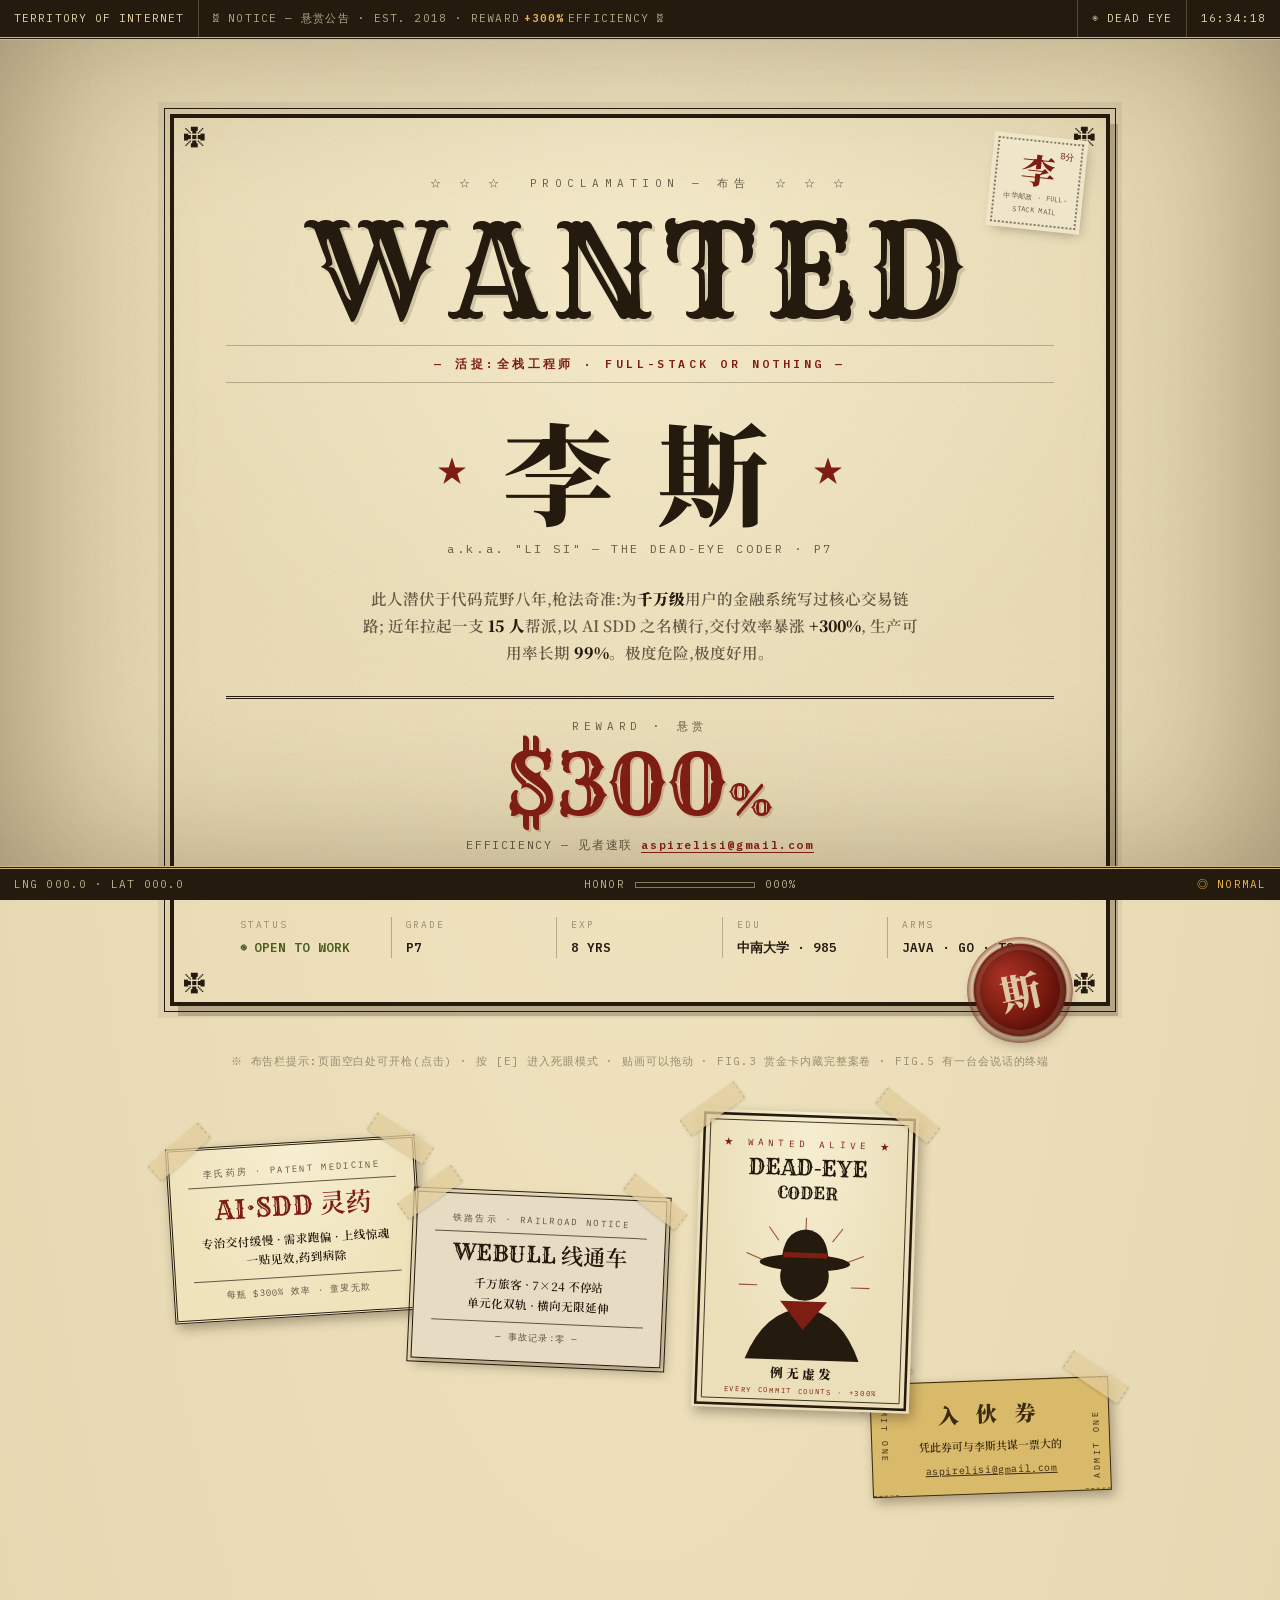
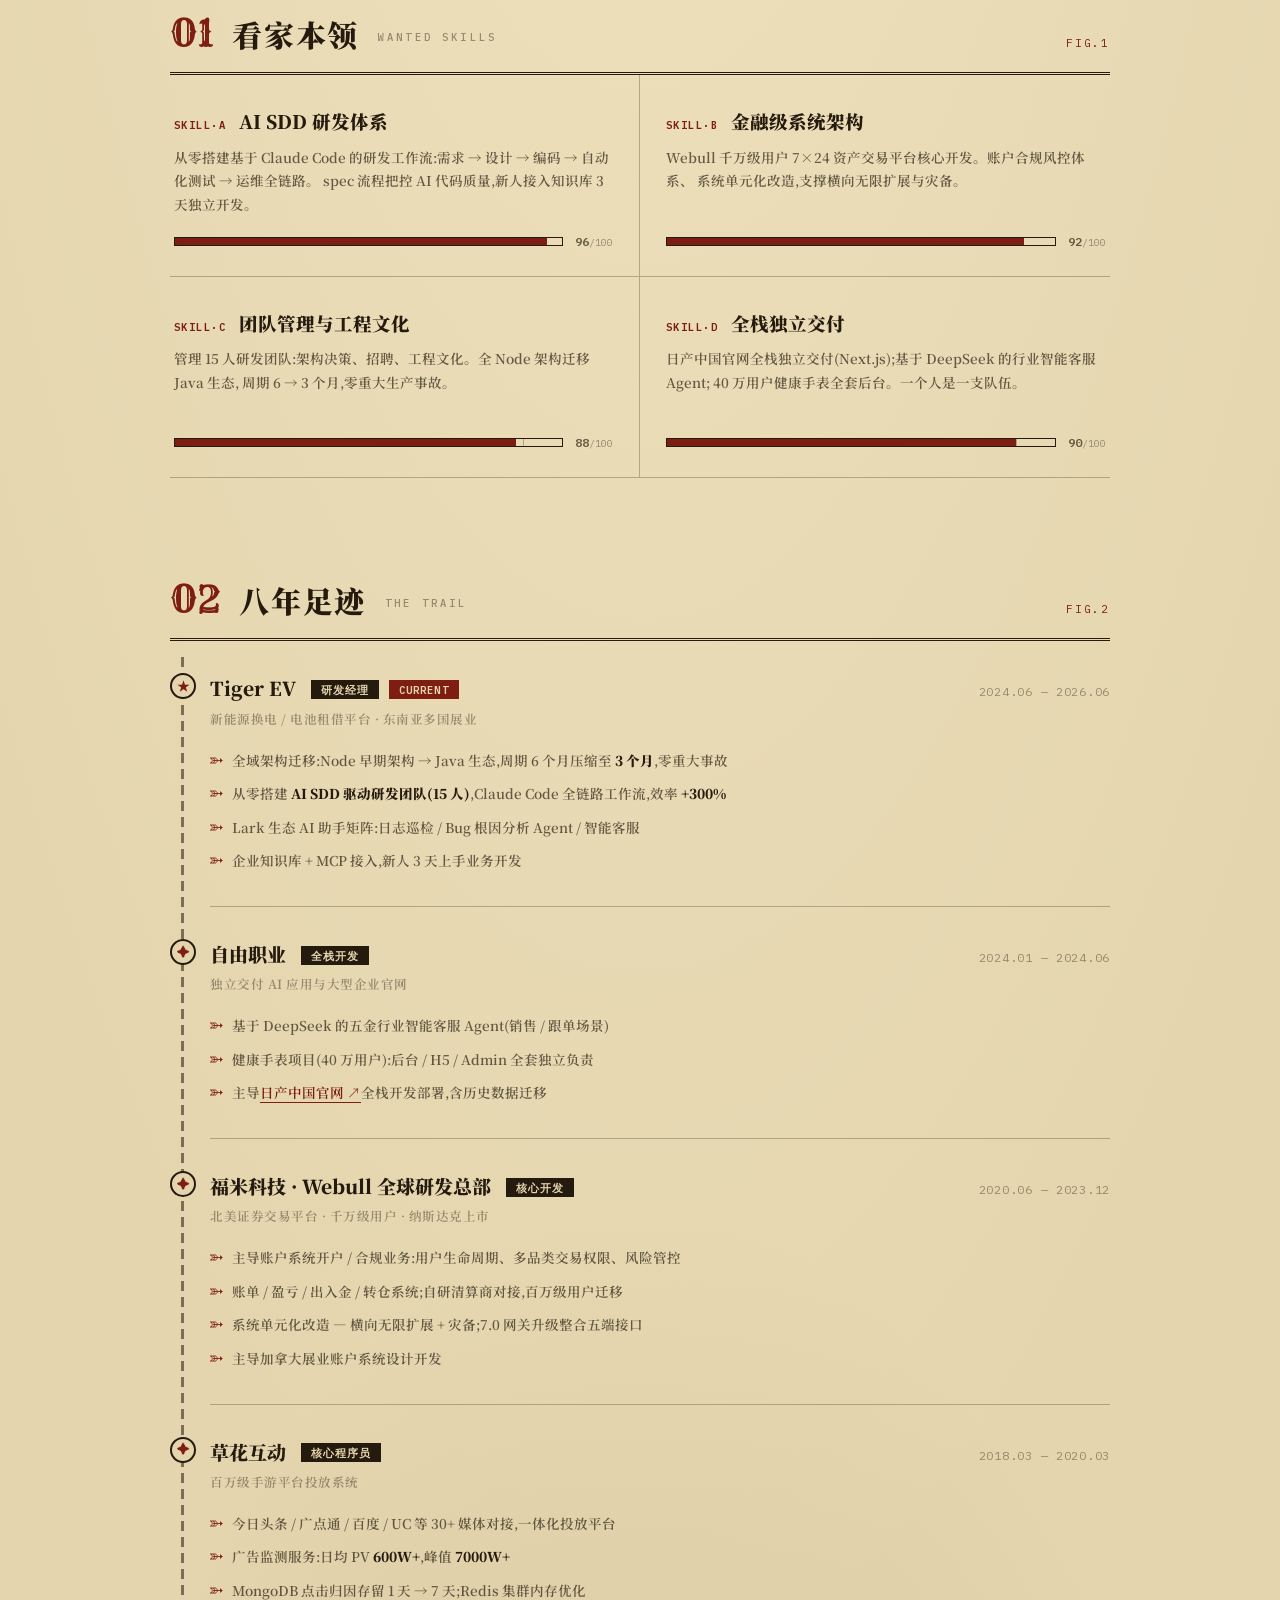
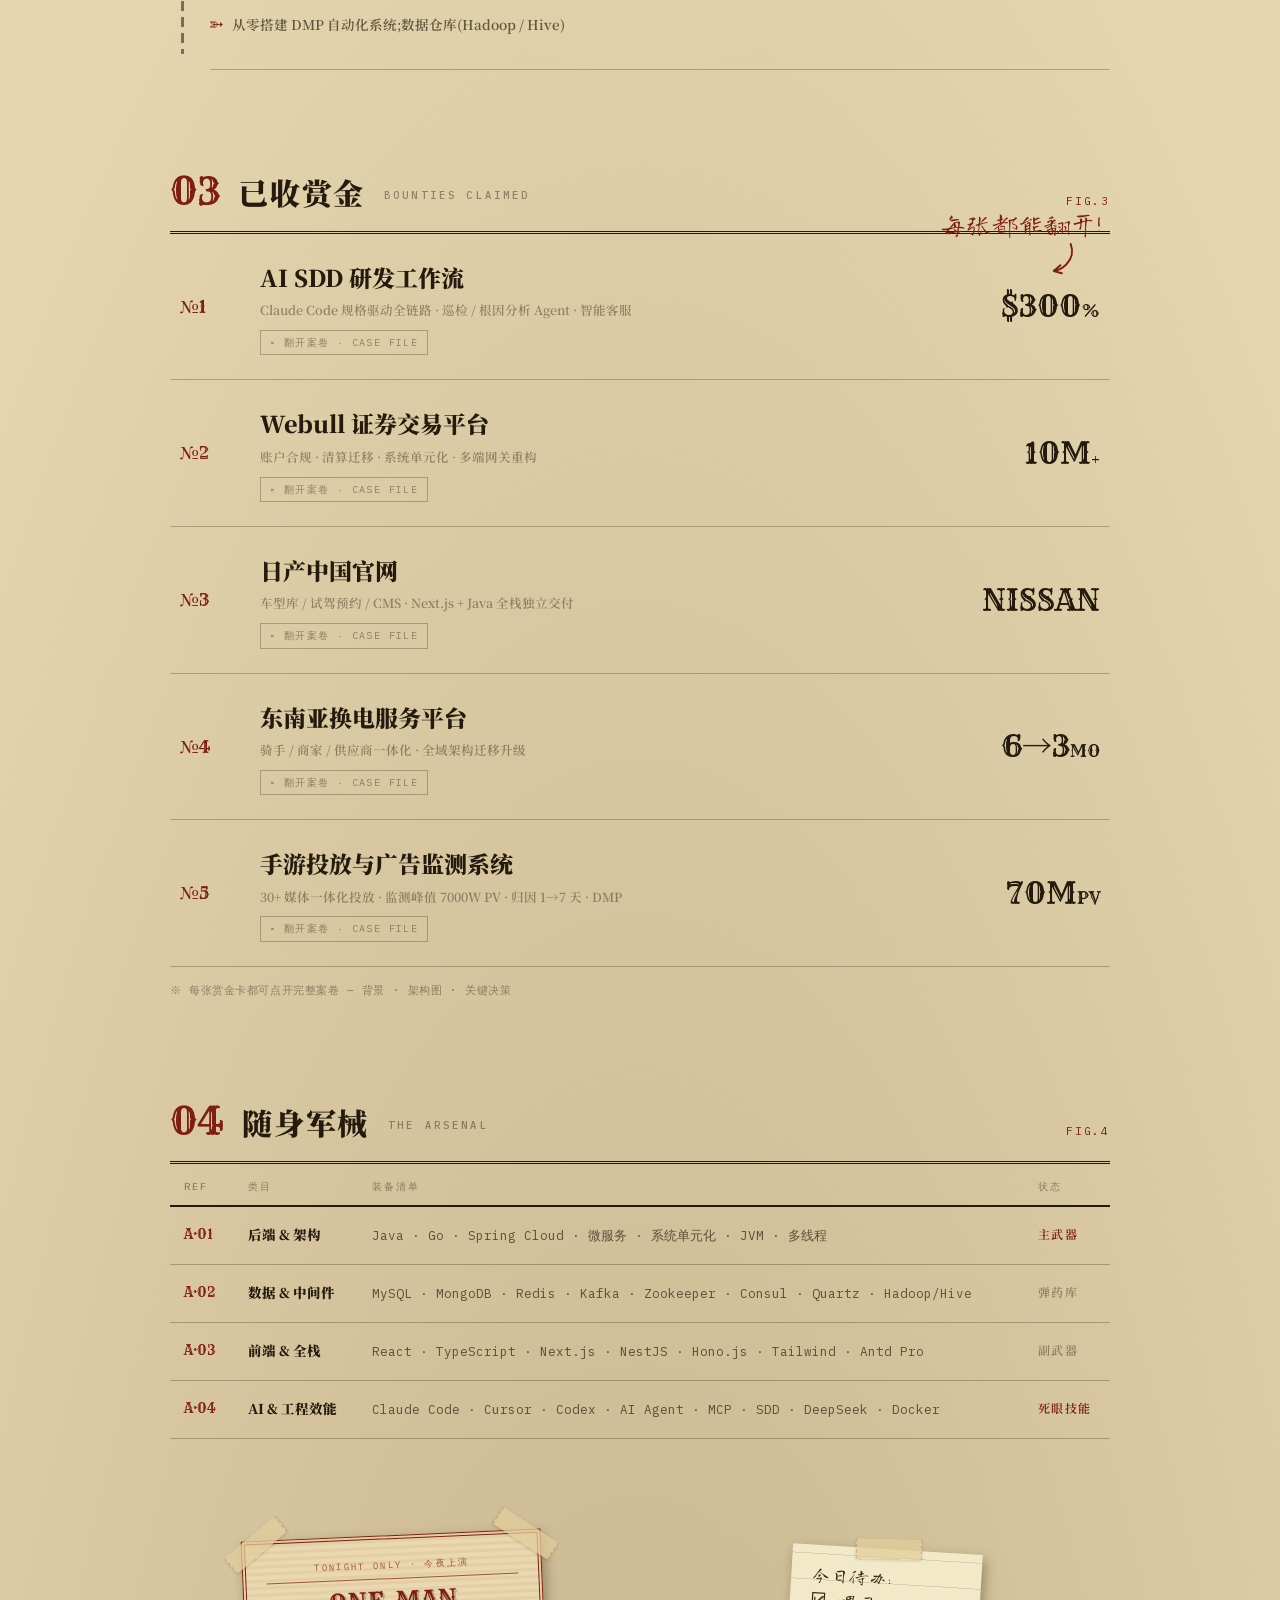
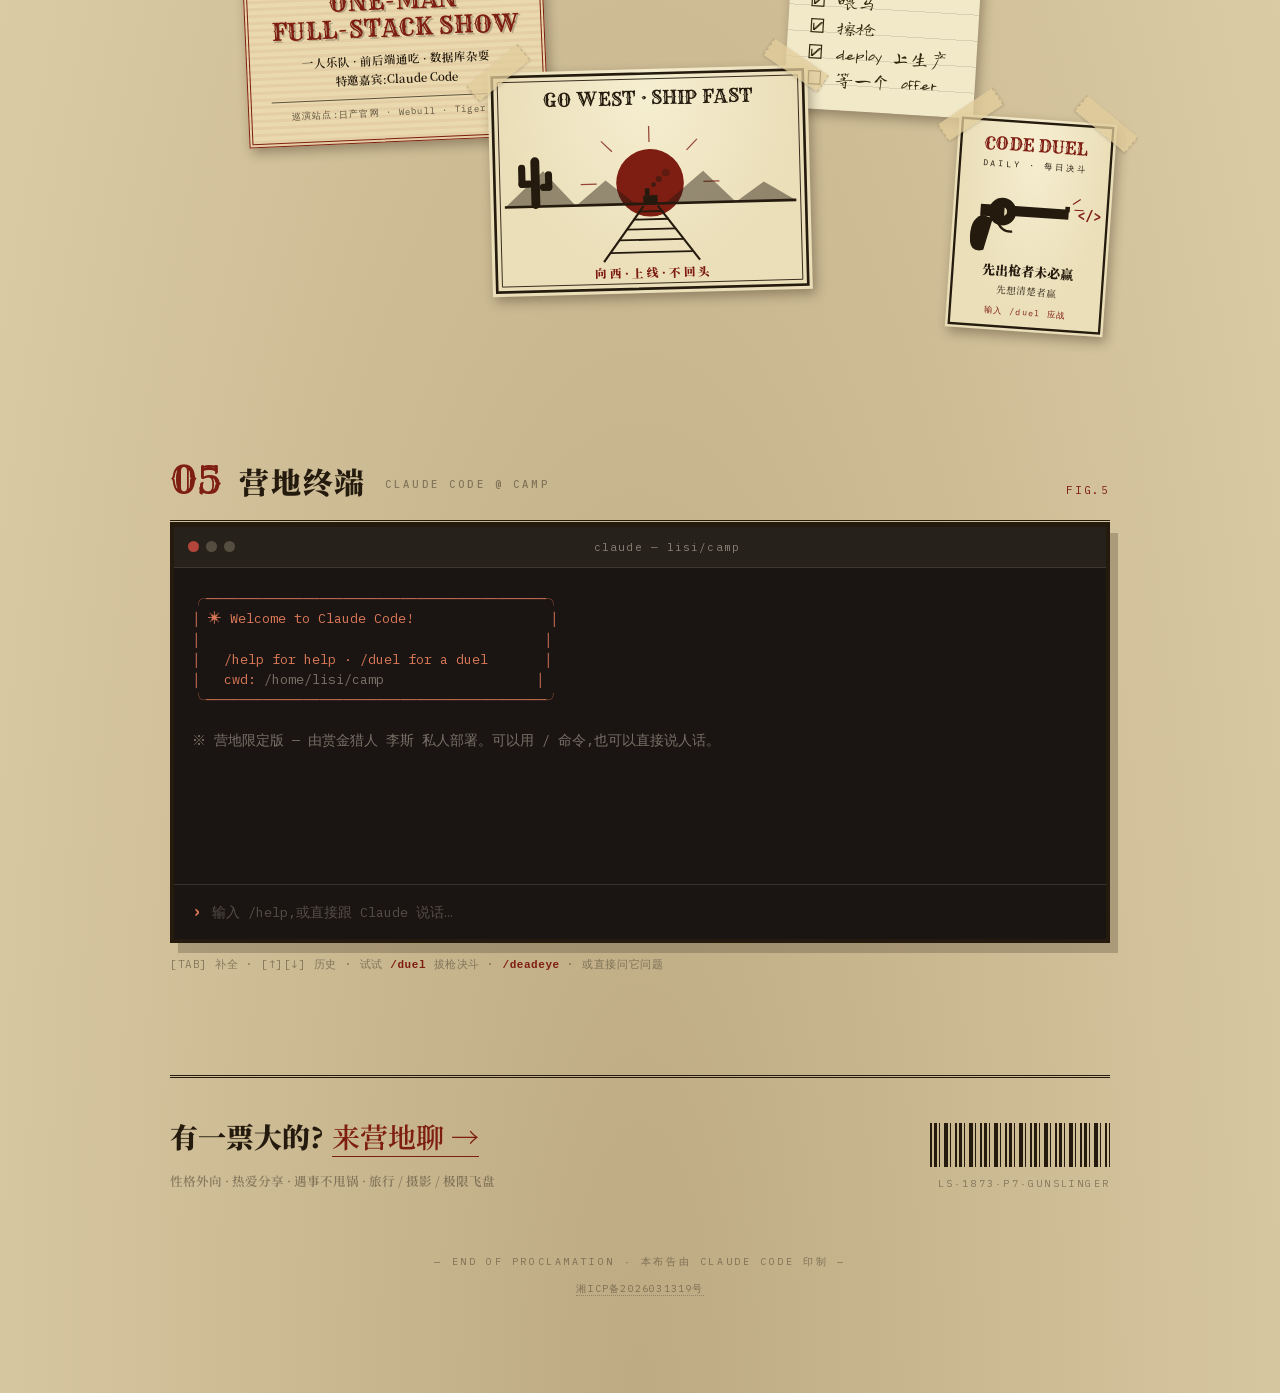
<file: index.html>
<!DOCTYPE html>
<html lang="zh-CN">
<head>
  <meta charset="UTF-8">
  <meta name="viewport" content="width=device-width, initial-scale=1.0">
  <title>WANTED — 李斯 · Full-Stack Gunslinger</title>
  <meta name="description" content="李斯 — 8年全栈开发经验,P7 工程师,研发经理。Java 微服务 / 超大规模金融系统 / AI 驱动研发工作流。悬赏:效率 +300%。">
  <link rel="icon" href="data:image/svg+xml,<svg xmlns='http://www.w3.org/2000/svg' viewBox='0 0 100 100'><rect width='100' height='100' fill='%23E4D5AE'/><text y='.85em' x='14' font-size='64' font-family='serif' font-weight='900' fill='%23241A0E'>李</text></svg>">
  <!-- 字体自托管(国内外都完整显示):由 tools/build-fonts.mjs 按页面字符生成子集 -->
  <link rel="stylesheet" href="fonts/fonts.css">
  <link rel="stylesheet" href="style.css">
</head>
<body>

  <!-- 顶部电报带 -->
  <header class="topbar">
    <span class="tb-cell">TERRITORY OF INTERNET</span>
    <span class="tb-cell tb-flex">☠ NOTICE — 悬赏公告 · EST. 2018 · REWARD <b>+300%</b> EFFICIENCY ☠</span>
    <button class="tb-cell tb-btn" id="deadeye-btn" title="死眼模式 [E]">◉ DEAD EYE</button>
    <span class="tb-cell" id="clock">00:00:00</span>
  </header>

  <div class="sheet">

    <!-- ============ 通缉令 ============ -->
    <section class="poster" id="top">
      <div class="poster-frame">
        <span class="corner c-tl">❈</span><span class="corner c-tr">❈</span>
        <span class="corner c-bl">❈</span><span class="corner c-br">❈</span>

        <p class="poster-top">☆ ☆ ☆ &nbsp;PROCLAMATION — 布告&nbsp; ☆ ☆ ☆</p>
        <h1 class="poster-wanted">WANTED</h1>
        <p class="poster-alive">— 活捉:全栈工程师 · FULL-STACK OR NOTHING —</p>

        <div class="poster-name">
          <span class="pn-star">★</span>
          <span class="pn-cn">李 斯</span>
          <span class="pn-star">★</span>
        </div>
        <p class="poster-alias">a.k.a. "LI SI" — THE DEAD-EYE CODER · P7</p>

        <div class="poster-desc">
          <p>此人潜伏于代码荒野八年,枪法奇准:为<b data-mark>千万级</b>用户的金融系统写过核心交易链路;
          近年拉起一支 <b data-mark>15 人</b>帮派,以 AI SDD 之名横行,交付效率暴涨 <b data-mark>+300%</b>,
          生产可用率长期 <b data-mark>99%</b>。极度危险,极度好用。</p>
        </div>

        <div class="poster-reward">
          <span class="pr-label">REWARD · 悬赏</span>
          <span class="pr-amount" data-mark>$300<i>%</i></span>
          <span class="pr-sub">EFFICIENCY — 见者速联 <a class="link" href="mailto:aspirelisi@gmail.com">aspirelisi@gmail.com</a></span>
        </div>

        <dl class="poster-specs">
          <div><dt>STATUS</dt><dd class="ok">◉ OPEN TO WORK</dd></div>
          <div><dt>GRADE</dt><dd><span data-mark>P7</span></dd></div>
          <div><dt>EXP</dt><dd>8 YRS</dd></div>
          <div><dt>EDU</dt><dd>中南大学 · 985</dd></div>
          <div><dt>ARMS</dt><dd>JAVA · GO · TS</dd></div>
        </dl>

        <div class="wax-seal" aria-hidden="true">斯</div>
        <div class="paste paste-stamp" data-drag aria-hidden="true">
          <b>李</b><i>8分</i><u>中华邮政 · FULL-STACK MAIL</u>
        </div>
      </div>
      <p class="poster-note">※ 布告栏提示:页面空白处可开枪(点击) · 按 [E] 进入死眼模式 · 贴画可以拖动 · FIG.3 赏金卡内藏完整案卷 · FIG.5 有一台会说话的终端</p>
    </section>

    <!-- ============ 布告栏贴画 · 上 ============ -->
    <div class="board" aria-label="布告栏贴画">
      <article class="paste paste-medicine" data-drag>
        <span class="p-tag">李氏药房 · PATENT MEDICINE</span>
        <h4 class="p-big">AI·SDD 灵药</h4>
        <p>专治交付缓慢 · 需求跑偏 · 上线惊魂<br>一贴见效,药到病除</p>
        <span class="p-foot">每瓶 $300% 效率 · 童叟无欺</span>
      </article>
      <article class="paste paste-rail" data-drag>
        <span class="p-tag">铁路告示 · RAILROAD NOTICE</span>
        <h4 class="p-big">WEBULL 线通车</h4>
        <p>千万旅客 · 7×24 不停站<br>单元化双轨 · 横向无限延伸</p>
        <span class="p-foot">— 事故记录:零 —</span>
      </article>
      <article class="paste paste-ticket" data-drag>
        <span class="tk-side">ADMIT ONE</span>
        <div class="tk-main">
          <b>入 伙 券</b>
          <i>凭此券可与李斯共谋一票大的</i>
          <u>aspirelisi@gmail.com</u>
        </div>
        <span class="tk-side">ADMIT ONE</span>
      </article>

      <!-- 原创手绘海报:牛仔肖像 -->
      <article class="paste paste-art art-portrait" data-drag>
        <svg viewBox="0 0 260 356" xmlns="http://www.w3.org/2000/svg" role="img" aria-label="原创西部风海报:神枪程序员">
          <rect x="5" y="5" width="250" height="346" fill="none" stroke="#241A0E" stroke-width="3"/>
          <rect x="12" y="12" width="236" height="332" fill="none" stroke="#241A0E" stroke-width="1"/>
          <text x="130" y="42" text-anchor="middle" font-family="IBM Plex Mono, monospace" font-size="11" letter-spacing="5" fill="#7E1D12">★ WANTED ALIVE ★</text>
          <text x="130" y="76" text-anchor="middle" font-family="Rye, serif" font-size="26" fill="#241A0E">DEAD-EYE</text>
          <text x="130" y="104" text-anchor="middle" font-family="Rye, serif" font-size="20" fill="#241A0E">CODER</text>
          <!-- 落日光线 -->
          <g stroke="#7E1D12" stroke-width="1.3" opacity="0.75">
            <line x1="130" y1="126" x2="130" y2="146"/><line x1="86" y1="138" x2="98" y2="154"/>
            <line x1="174" y1="138" x2="162" y2="154"/><line x1="60" y1="170" x2="80" y2="178"/>
            <line x1="200" y1="170" x2="180" y2="178"/><line x1="52" y1="208" x2="74" y2="208"/>
            <line x1="208" y1="208" x2="186" y2="208"/>
          </g>
          <!-- 牛仔剪影 -->
          <g fill="#241A0E">
            <path d="M62,296 Q84,238 130,234 Q176,238 198,296 Z"/>
            <circle cx="130" cy="196" r="29"/>
            <path d="M102,182 Q102,142 130,140 Q158,142 158,182 Z"/>
            <ellipse cx="130" cy="180" rx="54" ry="10"/>
          </g>
          <path d="M102,226 L158,226 L130,260 Z" fill="#7E1D12"/>
          <!-- 帽带 -->
          <rect x="104" y="168" width="52" height="6" fill="#7E1D12"/>
          <text x="130" y="318" text-anchor="middle" font-family="Noto Serif SC, serif" font-weight="900" font-size="15" fill="#241A0E">例 无 虚 发</text>
          <text x="130" y="336" text-anchor="middle" font-family="IBM Plex Mono, monospace" font-size="8.5" letter-spacing="2" fill="#7E1D12">EVERY COMMIT COUNTS · +300%</text>
        </svg>
      </article>
    </div>

    <!-- ============ 01 悬赏技能 ============ -->
    <section class="module" id="s1">
      <header class="mod-head">
        <span class="mod-no">01</span>
        <h2>看家本领 <span class="mod-en">WANTED SKILLS</span></h2>
        <span class="mod-fig">FIG.1</span>
      </header>

      <div class="cap-grid">
        <article class="cap reveal">
          <div class="cap-head"><span class="cap-code">SKILL·A</span><h3>AI SDD 研发体系</h3></div>
          <p>从零搭建基于 Claude Code 的研发工作流:需求 → 设计 → 编码 → 自动化测试 → 运维全链路。
          spec 流程把控 AI 代码质量,新人接入知识库 3 天独立开发。</p>
          <div class="meter" data-meter="96"><i></i><b>96</b></div>
        </article>
        <article class="cap reveal">
          <div class="cap-head"><span class="cap-code">SKILL·B</span><h3>金融级系统架构</h3></div>
          <p>Webull 千万级用户 7×24 资产交易平台核心开发。账户合规风控体系、
          系统单元化改造,支撑横向无限扩展与灾备。</p>
          <div class="meter" data-meter="92"><i></i><b>92</b></div>
        </article>
        <article class="cap reveal">
          <div class="cap-head"><span class="cap-code">SKILL·C</span><h3>团队管理与工程文化</h3></div>
          <p>管理 15 人研发团队:架构决策、招聘、工程文化。全 Node 架构迁移 Java 生态,
          周期 6 → 3 个月,零重大生产事故。</p>
          <div class="meter" data-meter="88"><i></i><b>88</b></div>
        </article>
        <article class="cap reveal">
          <div class="cap-head"><span class="cap-code">SKILL·D</span><h3>全栈独立交付</h3></div>
          <p>日产中国官网全栈独立交付(Next.js);基于 DeepSeek 的行业智能客服 Agent;
          40 万用户健康手表全套后台。一个人是一支队伍。</p>
          <div class="meter" data-meter="90"><i></i><b>90</b></div>
        </article>
      </div>
    </section>

    <!-- ============ 02 足迹 ============ -->
    <section class="module" id="s2">
      <header class="mod-head">
        <span class="mod-no">02</span>
        <h2>八年足迹 <span class="mod-en">THE TRAIL</span></h2>
        <span class="mod-fig">FIG.2</span>
      </header>

      <div class="trail">
        <article class="exp reveal">
          <div class="exp-node">★</div>
          <div class="exp-main">
            <div class="exp-top">
              <h3>Tiger EV <span class="exp-role">研发经理</span><span class="exp-role exp-now">CURRENT</span></h3>
              <span class="exp-date">2024.06 — 2026.06</span>
            </div>
            <p class="exp-sub">新能源换电 / 电池租借平台 · 东南亚多国展业</p>
            <ul>
              <li>全域架构迁移:Node 早期架构 → Java 生态,周期 6 个月压缩至 <b>3 个月</b>,零重大事故</li>
              <li>从零搭建 <b>AI SDD 驱动研发团队(15 人)</b>,Claude Code 全链路工作流,效率 <b data-mark>+300%</b></li>
              <li>Lark 生态 AI 助手矩阵:日志巡检 / Bug 根因分析 Agent / 智能客服</li>
              <li>企业知识库 + MCP 接入,新人 3 天上手业务开发</li>
            </ul>
          </div>
        </article>

        <article class="exp reveal">
          <div class="exp-node">✦</div>
          <div class="exp-main">
            <div class="exp-top">
              <h3>自由职业 <span class="exp-role">全栈开发</span></h3>
              <span class="exp-date">2024.01 — 2024.06</span>
            </div>
            <p class="exp-sub">独立交付 AI 应用与大型企业官网</p>
            <ul>
              <li>基于 DeepSeek 的五金行业智能客服 Agent(销售 / 跟单场景)</li>
              <li>健康手表项目(40 万用户):后台 / H5 / Admin 全套独立负责</li>
              <li>主导<a class="link" href="https://www.nissan.com.cn/" target="_blank" rel="noopener">日产中国官网 ↗</a>全栈开发部署,含历史数据迁移</li>
            </ul>
          </div>
        </article>

        <article class="exp reveal">
          <div class="exp-node">✦</div>
          <div class="exp-main">
            <div class="exp-top">
              <h3>福米科技 · Webull 全球研发总部 <span class="exp-role">核心开发</span></h3>
              <span class="exp-date">2020.06 — 2023.12</span>
            </div>
            <p class="exp-sub">北美证券交易平台 · 千万级用户 · 纳斯达克上市</p>
            <ul>
              <li>主导账户系统开户 / 合规业务:用户生命周期、多品类交易权限、风险管控</li>
              <li>账单 / 盈亏 / 出入金 / 转仓系统;自研清算商对接,百万级用户迁移</li>
              <li>系统单元化改造 — 横向无限扩展 + 灾备;7.0 网关升级整合五端接口</li>
              <li>主导加拿大展业账户系统设计开发</li>
            </ul>
          </div>
        </article>

        <article class="exp reveal">
          <div class="exp-node">✦</div>
          <div class="exp-main">
            <div class="exp-top">
              <h3>草花互动 <span class="exp-role">核心程序员</span></h3>
              <span class="exp-date">2018.03 — 2020.03</span>
            </div>
            <p class="exp-sub">百万级手游平台投放系统</p>
            <ul>
              <li>今日头条 / 广点通 / 百度 / UC 等 30+ 媒体对接,一体化投放平台</li>
              <li>广告监测服务:日均 PV <b>600W+</b>,峰值 <b data-mark>7000W+</b></li>
              <li>MongoDB 点击归因存留 1 天 → 7 天;Redis 集群内存优化</li>
              <li>从零搭建 DMP 自动化系统;数据仓库(Hadoop / Hive)</li>
            </ul>
          </div>
        </article>
      </div>
    </section>

    <!-- ============ 03 战绩 ============ -->
    <section class="module" id="s3">
      <header class="mod-head">
        <span class="mod-no">03</span>
        <h2>已收赏金 <span class="mod-en">BOUNTIES CLAIMED</span></h2>
        <span class="mod-fig">FIG.3</span>
      </header>

      <span class="works-scribble reveal" aria-hidden="true">每张都能翻开!<svg viewBox="0 0 60 50" xmlns="http://www.w3.org/2000/svg"><path d="M50,4 Q56,20 44,32 Q36,40 28,40" fill="none" stroke="#7E1D12" stroke-width="2.6" stroke-linecap="round"/><path d="M36,33 L27,41 L38,44" fill="none" stroke="#7E1D12" stroke-width="2.6" stroke-linecap="round" stroke-linejoin="round"/></svg></span>

      <div class="works">
        <a class="work reveal" href="#case-sdd" data-case="case-sdd">
          <span class="work-no">№1</span>
          <div class="work-body">
            <h3>AI SDD 研发工作流</h3>
            <p>Claude Code 规格驱动全链路 · 巡检 / 根因分析 Agent · 智能客服</p>
            <span class="work-open">▸ 翻开案卷 · CASE FILE</span>
          </div>
          <span class="work-reward" data-mark>$300<i>%</i></span>
          <span class="work-stamp">CLAIMED</span>
        </a>
        <a class="work reveal" href="#case-webull" data-case="case-webull">
          <span class="work-no">№2</span>
          <div class="work-body">
            <h3>Webull 证券交易平台</h3>
            <p>账户合规 · 清算迁移 · 系统单元化 · 多端网关重构</p>
            <span class="work-open">▸ 翻开案卷 · CASE FILE</span>
          </div>
          <span class="work-reward" data-mark>10M<i>+</i></span>
          <span class="work-stamp">CLAIMED</span>
        </a>
        <a class="work reveal" href="#case-nissan" data-case="case-nissan">
          <span class="work-no">№3</span>
          <div class="work-body">
            <h3>日产中国官网</h3>
            <p>车型库 / 试驾预约 / CMS · Next.js + Java 全栈独立交付</p>
            <span class="work-open">▸ 翻开案卷 · CASE FILE</span>
          </div>
          <span class="work-reward">NISSAN</span>
          <span class="work-stamp">CLAIMED</span>
        </a>
        <a class="work reveal" href="#case-tiger" data-case="case-tiger">
          <span class="work-no">№4</span>
          <div class="work-body">
            <h3>东南亚换电服务平台</h3>
            <p>骑手 / 商家 / 供应商一体化 · 全域架构迁移升级</p>
            <span class="work-open">▸ 翻开案卷 · CASE FILE</span>
          </div>
          <span class="work-reward" data-mark>6→3<i>MO</i></span>
          <span class="work-stamp">CLAIMED</span>
        </a>
        <a class="work reveal" href="#case-caohua" data-case="case-caohua">
          <span class="work-no">№5</span>
          <div class="work-body">
            <h3>手游投放与广告监测系统</h3>
            <p>30+ 媒体一体化投放 · 监测峰值 7000W PV · 归因 1→7 天 · DMP</p>
            <span class="work-open">▸ 翻开案卷 · CASE FILE</span>
          </div>
          <span class="work-reward" data-mark>70M<i>PV</i></span>
          <span class="work-stamp">CLAIMED</span>
        </a>
      </div>
      <p class="works-hint">※ 每张赏金卡都可点开完整案卷 — 背景 · 架构图 · 关键决策</p>
    </section>

    <!-- ============ 04 军械库 ============ -->
    <section class="module" id="s4">
      <header class="mod-head">
        <span class="mod-no">04</span>
        <h2>随身军械 <span class="mod-en">THE ARSENAL</span></h2>
        <span class="mod-fig">FIG.4</span>
      </header>

      <table class="bom reveal">
        <thead>
          <tr><th>REF</th><th>类目</th><th>装备清单</th><th>状态</th></tr>
        </thead>
        <tbody>
          <tr>
            <td>A·01</td><td>后端 & 架构</td>
            <td>Java · Go · Spring Cloud · 微服务 · 系统单元化 · JVM · 多线程</td>
            <td class="bom-note bom-acc">主武器</td>
          </tr>
          <tr>
            <td>A·02</td><td>数据 & 中间件</td>
            <td>MySQL · MongoDB · Redis · Kafka · Zookeeper · Consul · Quartz · Hadoop/Hive</td>
            <td class="bom-note">弹药库</td>
          </tr>
          <tr>
            <td>A·03</td><td>前端 & 全栈</td>
            <td>React · TypeScript · Next.js · NestJS · Hono.js · Tailwind · Antd Pro</td>
            <td class="bom-note">副武器</td>
          </tr>
          <tr>
            <td>A·04</td><td>AI & 工程效能</td>
            <td>Claude Code · Cursor · Codex · AI Agent · MCP · SDD · DeepSeek · Docker</td>
            <td class="bom-note bom-acc">死眼技能</td>
          </tr>
        </tbody>
      </table>
    </section>

    <!-- ============ 布告栏贴画 · 下 ============ -->
    <div class="board board-lower" aria-label="布告栏贴画">
      <article class="paste paste-circus" data-drag>
        <span class="p-tag">TONIGHT ONLY · 今夜上演</span>
        <h4 class="p-big">ONE-MAN<br>FULL-STACK SHOW</h4>
        <p>一人乐队 · 前后端通吃 · 数据库杂耍<br>特邀嘉宾:Claude Code</p>
        <span class="p-foot">巡演站点:日产官网 · Webull · Tiger EV</span>
      </article>
      <article class="paste paste-memo" data-drag>
        <p>今日待办:</p>
        <p>☑ 喂马</p>
        <p>☑ 擦枪</p>
        <p>☑ deploy 上生产</p>
        <p>☐ 等一个 offer</p>
      </article>

      <!-- 原创手绘海报:西部落日铁路 -->
      <article class="paste paste-art art-west" data-drag>
        <svg viewBox="0 0 360 252" xmlns="http://www.w3.org/2000/svg" role="img" aria-label="原创西部风海报:向西,上线">
          <rect x="5" y="5" width="350" height="242" fill="none" stroke="#241A0E" stroke-width="3"/>
          <rect x="11" y="11" width="338" height="230" fill="none" stroke="#241A0E" stroke-width="1"/>
          <text x="180" y="40" text-anchor="middle" font-family="Rye, serif" font-size="21" fill="#241A0E">GO WEST · SHIP FAST</text>
          <!-- 落日 -->
          <circle cx="180" cy="128" r="38" fill="#7E1D12"/>
          <g stroke="#7E1D12" stroke-width="1.4" opacity="0.8">
            <line x1="120" y1="128" x2="102" y2="128"/><line x1="240" y1="128" x2="258" y2="128"/>
            <line x1="138" y1="92" x2="126" y2="80"/><line x1="222" y1="92" x2="234" y2="80"/>
            <line x1="180" y1="82" x2="180" y2="64"/>
          </g>
          <!-- 山峦 -->
          <path d="M16,152 L60,112 L96,152 L130,124 L164,152 Z" fill="#241A0E" opacity="0.45"/>
          <path d="M196,152 L240,116 L276,152 L308,130 L344,152 Z" fill="#241A0E" opacity="0.45"/>
          <rect x="16" y="150" width="328" height="3" fill="#241A0E"/>
          <!-- 仙人掌 -->
          <g fill="#241A0E">
            <rect x="46" y="96" width="10" height="58" rx="5"/>
            <rect x="32" y="104" width="8" height="26" rx="4"/><rect x="32" y="122" width="16" height="8" rx="4"/>
            <rect x="62" y="112" width="8" height="22" rx="4"/><rect x="56" y="126" width="14" height="8" rx="4"/>
          </g>
          <!-- 铁轨透视 -->
          <g stroke="#241A0E" stroke-width="2.4" fill="none">
            <line x1="126" y1="216" x2="172" y2="154"/>
            <line x1="234" y1="216" x2="188" y2="154"/>
          </g>
          <g stroke="#241A0E" stroke-width="2">
            <line x1="134" y1="206" x2="226" y2="206"/><line x1="144" y1="192" x2="216" y2="192"/>
            <line x1="152" y1="180" x2="208" y2="180"/><line x1="160" y1="169" x2="200" y2="169"/>
            <line x1="166" y1="160" x2="194" y2="160"/>
          </g>
          <!-- 火车 -->
          <g fill="#241A0E">
            <rect x="172" y="142" width="16" height="10"/>
            <rect x="174" y="134" width="5" height="8"/>
            <circle cx="184" cy="130" r="2.6" opacity="0.7"/><circle cx="190" cy="124" r="3.4" opacity="0.5"/><circle cx="198" cy="117" r="4.2" opacity="0.35"/>
          </g>
          <text x="180" y="234" text-anchor="middle" font-family="Noto Serif SC, serif" font-weight="900" font-size="13" fill="#7E1D12">向 西 · 上 线 · 不 回 头</text>
        </svg>
      </article>

      <!-- 原创手绘传单:每日决斗 -->
      <article class="paste paste-art art-duel" data-drag>
        <svg viewBox="0 0 172 232" xmlns="http://www.w3.org/2000/svg" role="img" aria-label="原创西部风传单:每日代码决斗">
          <rect x="4" y="4" width="164" height="224" fill="none" stroke="#241A0E" stroke-width="2.5"/>
          <text x="86" y="36" text-anchor="middle" font-family="Rye, serif" font-size="19" fill="#7E1D12">CODE DUEL</text>
          <text x="86" y="54" text-anchor="middle" font-family="IBM Plex Mono, monospace" font-size="9" letter-spacing="3" fill="#241A0E">DAILY · 每日决斗</text>
          <!-- 左轮手枪 -->
          <g transform="translate(14,86)">
            <rect x="46" y="10" width="66" height="11" fill="#241A0E"/>
            <rect x="108" y="7" width="5" height="6" fill="#241A0E"/>
            <circle cx="40" cy="17" r="15" fill="#241A0E"/>
            <circle cx="40" cy="17" r="5" fill="#E4D5AE"/>
            <rect x="16" y="10" width="26" height="13" fill="#241A0E"/>
            <path d="M18,22 Q4,28 7,52 Q9,64 22,60 L30,25 Z" fill="#241A0E"/>
            <path d="M34,26 Q40,40 52,38" stroke="#241A0E" stroke-width="2.4" fill="none"/>
            <!-- 枪口飞出代码 -->
            <text x="122" y="20" font-family="IBM Plex Mono, monospace" font-weight="600" font-size="15" fill="#7E1D12">&lt;/&gt;</text>
            <g stroke="#7E1D12" stroke-width="1.2">
              <line x1="116" y1="4" x2="124" y2="-2"/><line x1="118" y1="12" x2="128" y2="12" transform="translate(0,-2)"/>
            </g>
          </g>
          <text x="86" y="172" text-anchor="middle" font-family="Noto Serif SC, serif" font-weight="900" font-size="14" fill="#241A0E">先出枪者未必赢</text>
          <text x="86" y="192" text-anchor="middle" font-family="Noto Serif SC, serif" font-size="10.5" fill="#241A0E" opacity="0.7">先想清楚者赢</text>
          <text x="86" y="214" text-anchor="middle" font-family="IBM Plex Mono, monospace" font-size="9" letter-spacing="1.5" fill="#7E1D12">输入 /duel 应战</text>
        </svg>
      </article>
    </div>

    <!-- ============ 05 Claude 终端 ============ -->
    <section class="module" id="s5">
      <header class="mod-head">
        <span class="mod-no">05</span>
        <h2>营地终端 <span class="mod-en">CLAUDE CODE @ CAMP</span></h2>
        <span class="mod-fig">FIG.5</span>
      </header>

      <div class="term reveal" id="term">
        <div class="term-titlebar">
          <span class="t-dot"></span><span class="t-dot"></span><span class="t-dot"></span>
          <span class="term-title">claude — lisi/camp</span>
        </div>
        <div class="term-out" id="term-out"></div>
        <div class="term-in">
          <span class="term-ps1">›</span>
          <input id="term-input" type="text" autocomplete="off" spellcheck="false" aria-label="terminal input" placeholder='输入 /help,或直接跟 Claude 说话…'>
        </div>
      </div>
      <p class="term-hint">[TAB] 补全 · [↑][↓] 历史 · 试试 <code>/duel</code> 拔枪决斗 · <code>/deadeye</code> · 或直接问它问题</p>
    </section>

    <!-- ============ 页脚 ============ -->
    <footer class="colophon">
      <div class="colo-left">
        <p class="colo-cta">有一票大的?<a class="link" href="mailto:aspirelisi@gmail.com">来营地聊 →</a></p>
        <p class="colo-note">性格外向 · 热爱分享 · 遇事不甩锅 · 旅行 / 摄影 / 极限飞盘</p>
      </div>
      <div class="colo-right">
        <div class="barcode" aria-hidden="true"></div>
        <span class="colo-code">LS·1873·P7·GUNSLINGER</span>
      </div>
    </footer>

    <div class="endline">— END OF PROCLAMATION · 本布告由 CLAUDE CODE 印制 —</div>
    <p class="icp"><a href="https://beian.miit.gov.cn/" target="_blank" rel="noopener">湘ICP备2026031319号</a></p>
  </div>

  <!-- ============ 电报局弹窗 ============ -->
  <div class="tele-overlay" id="telegraph" role="dialog" aria-modal="true" aria-label="联系方式">
    <div class="tele-card">
      <span class="tele-line">✉ CAMP TELEGRAPH OFFICE · EST. 2018</span>
      <h3 class="tele-title">营地电报局</h3>
      <button class="tele-close" aria-label="关闭">✕</button>
      <p class="tele-to">收报人:李斯 · LI SI — 全栈枪手<span>回电承诺:24 小时内 · 星期日照常营业</span></p>
      <div class="tele-code">aspirelisi@gmail.com</div>
      <div class="tele-actions">
        <button class="tele-btn tele-copy" id="tele-copy" data-done="✓ 电报码已抄录 — 见字如面">⎘ 抄录电报码(复制邮箱)</button>
        <a class="tele-btn" id="tele-mailto" href="mailto:aspirelisi@gmail.com">✉ 直接拍发电报(打开邮件)</a>
        <button class="tele-btn" id="tele-term">◉ 先跟营地终端的 AI 副手聊聊</button>
      </div>
      <p class="tele-foot">— 对有意思的项目,枪随时上膛 —</p>
    </div>
  </div>

  <!-- ============ 案卷浮层 ============ -->
  <div class="dossier-overlay" id="dossier" role="dialog" aria-modal="true" aria-label="案卷详情">

    <!-- №1 AI SDD -->
    <article class="dossier" id="case-sdd">
      <header class="dos-head">
        <span class="dos-eyebrow">CASE FILE №1 · TIGER EV · 2024—2026</span>
        <h3>AI SDD 研发工作流</h3>
        <button class="dos-close" aria-label="合上案卷">✕ 合上案卷</button>
      </header>
      <dl class="dos-meta">
        <div><dt>交付效率</dt><dd>+300%</dd></div>
        <div><dt>生产可用率</dt><dd>99%</dd></div>
        <div><dt>团队规模</dt><dd>15 人</dd></div>
        <div><dt>新人上手</dt><dd>3 天</dd></div>
      </dl>
      <p class="dos-body">从零搭建基于 Claude Code 的 <b>SDD(规格驱动开发)</b>研发体系,覆盖需求 → spec → 编码 → 自动化测试 → 运维全链路。需求先由 <b>AI 生成模板化 spec</b>,工程师评审把关后才进入编码;spec 同时是自动化测试与交付验收的<b>基准</b>,归档进企业知识库经 MCP 反哺 AI 与新人。效率 <b>+300%</b> 经需求交付周期、迭代吞吐、交付频率与返工率多口径交叉度量。</p>
      <figure class="dos-fig">
        <svg viewBox="0 0 720 412" xmlns="http://www.w3.org/2000/svg" role="img" aria-label="AI SDD 工作流:AI 生成 spec、人工评审闸门、spec 基准交付与运维 Agent 矩阵">
          <!-- Row A:spec 流水线 -->
          <g fill="none" stroke="#241A0E" stroke-width="2">
            <rect x="30" y="16" width="120" height="46"/><rect x="180" y="16" width="160" height="46"/>
          </g>
          <rect x="370" y="16" width="180" height="46" fill="none" stroke="#7E1D12" stroke-width="2"/>
          <g font-family="Noto Serif SC, serif" font-weight="900" font-size="13" text-anchor="middle">
            <text x="90" y="38" fill="#241A0E">需求卷宗</text>
            <text x="260" y="38" fill="#241A0E">AI 生成 SPEC</text>
            <text x="460" y="38" fill="#7E1D12">工程师评审</text>
          </g>
          <g font-family="IBM Plex Mono, monospace" font-size="8" text-anchor="middle">
            <text x="90" y="53" fill="#7E1D12">REQUIREMENT</text>
            <text x="260" y="53" fill="#241A0E">模板化分节 · CLAUDE CODE 起草</text>
            <text x="460" y="53" fill="#241A0E">质量闸门 · 缺项不准开工</text>
          </g>
          <g fill="#7E1D12" font-family="IBM Plex Mono, monospace" font-size="14" text-anchor="middle">
            <text x="165" y="44">→</text><text x="355" y="44">→</text>
          </g>
          <path d="M460,16 Q360,2 262,15" fill="none" stroke="#7E1D12" stroke-width="1.3" stroke-dasharray="5 4"/>
          <text x="360" y="10" font-family="IBM Plex Mono, monospace" font-size="7.5" fill="#7E1D12" text-anchor="middle">打回重写</text>
          <text x="360" y="78" font-family="IBM Plex Mono, monospace" font-size="8" fill="#241A0E" text-anchor="middle">spec 分节:需求背景 / 技术方案 / 接口定义 / 测试用例</text>
          <!-- 度量口径 -->
          <rect x="580" y="16" width="120" height="120" fill="none" stroke="#241A0E" stroke-width="1.6" stroke-dasharray="6 4"/>
          <text x="640" y="36" font-family="IBM Plex Mono, monospace" font-size="9" fill="#7E1D12" text-anchor="middle" letter-spacing="2">度量口径</text>
          <g font-family="Noto Serif SC, serif" font-size="9.5" fill="#241A0E" text-anchor="middle">
            <text x="640" y="56">需求交付周期对比</text>
            <text x="640" y="72">迭代吞吐量</text>
            <text x="640" y="88">交付频率 + 返工率</text>
            <text x="640" y="104">典型案例实测</text>
          </g>
          <text x="640" y="126" font-family="IBM Plex Mono, monospace" font-size="10" fill="#7E1D12" text-anchor="middle">⇒ +300%</text>
          <!-- 通过 → Row B -->
          <line x1="460" y1="62" x2="200" y2="120" stroke="#241A0E" stroke-width="1.6"/>
          <text x="315" y="98" font-family="IBM Plex Mono, monospace" font-size="8" fill="#241A0E" text-anchor="middle">评审通过</text>
          <!-- Row B:交付流水线 -->
          <g fill="none" stroke="#241A0E" stroke-width="2">
            <rect x="110" y="122" width="170" height="46"/><rect x="310" y="122" width="180" height="46"/><rect x="520" y="122" width="130" height="46"/>
          </g>
          <g font-family="Noto Serif SC, serif" font-weight="900" font-size="13" fill="#241A0E" text-anchor="middle">
            <text x="195" y="144">AI 编码</text><text x="400" y="144">自动化测试</text><text x="585" y="144">部署上线</text>
          </g>
          <g font-family="IBM Plex Mono, monospace" font-size="8" text-anchor="middle">
            <text x="195" y="159" fill="#241A0E">CLAUDE CODE · SPEC 上下文</text>
            <text x="400" y="159" fill="#7E1D12">以 SPEC 为验收基准</text>
            <text x="585" y="159" fill="#241A0E">SHIP</text>
          </g>
          <g fill="#7E1D12" font-family="IBM Plex Mono, monospace" font-size="14" text-anchor="middle">
            <text x="295" y="150">→</text><text x="505" y="150">→</text>
          </g>
          <!-- 线上反馈 → Agent 矩阵 -->
          <line x1="585" y1="168" x2="500" y2="200" stroke="#7E1D12" stroke-width="1.4" stroke-dasharray="5 4"/>
          <text x="590" y="192" font-family="IBM Plex Mono, monospace" font-size="8" fill="#7E1D12" text-anchor="middle">线上反馈</text>
          <!-- Row C:运维 Agent 矩阵 -->
          <rect x="30" y="200" width="540" height="118" fill="none" stroke="#7E1D12" stroke-width="2"/>
          <text x="300" y="222" font-family="IBM Plex Mono, monospace" font-size="10" fill="#7E1D12" text-anchor="middle">运维 AGENT 矩阵 — LARK 生态 · CLAUDE CODE + MCP 驱动</text>
          <line x1="46" y1="232" x2="554" y2="232" stroke="#241A0E" stroke-width="0.8" opacity="0.3"/>
          <g fill="none" stroke="#241A0E" stroke-width="1.5">
            <rect x="50" y="244" width="160" height="60"/><rect x="222" y="244" width="160" height="60"/><rect x="394" y="244" width="160" height="60"/>
          </g>
          <g font-family="Noto Serif SC, serif" font-weight="900" font-size="12" fill="#241A0E" text-anchor="middle">
            <text x="130" y="264">日志巡检 Agent</text><text x="302" y="264">根因分析 Agent</text><text x="474" y="264">智能客服 Agent</text>
          </g>
          <g font-family="IBM Plex Mono, monospace" font-size="7.5" fill="#241A0E" text-anchor="middle">
            <text x="130" y="280">定时巡检日志与监控</text><text x="302" y="280">告警触发 · 自动翻</text><text x="474" y="280">接企业知识库</text>
            <text x="130" y="293">主动推送 LARK 告警</text><text x="302" y="293">日志 / 代码 / 最近发布</text><text x="474" y="293">工单与咨询处理</text>
          </g>
          <!-- 底座 -->
          <line x1="300" y1="318" x2="300" y2="344" stroke="#241A0E" stroke-width="1.4" stroke-dasharray="4 3"/>
          <rect x="30" y="346" width="660" height="52" fill="none" stroke="#241A0E" stroke-width="2" stroke-dasharray="7 4"/>
          <text x="360" y="368" font-family="IBM Plex Mono, monospace" font-size="9.5" fill="#7E1D12" text-anchor="middle" letter-spacing="2">企业知识库 + MCP · KNOWLEDGE BASE</text>
          <text x="360" y="386" font-family="IBM Plex Mono, monospace" font-size="9" fill="#241A0E" text-anchor="middle">评审过的 spec 归档为资产 · 业务上下文喂给 AI 与新人 — 新人 3 天独立开发</text>
        </svg>
        <figcaption>FIG.A — AI 产能用在生成,人的判断力用在把关;spec 是编码、测试与验收的同一基准</figcaption>
      </figure>
      <h4 class="dos-sub">关键决策</h4>
      <ul class="dos-list">
        <li><b>AI 写 spec,人守闸门</b>:需求先由 AI 生成模板化 spec(需求背景 / 技术方案 / 接口定义 / 测试用例分节,缺项不准开工),工程师评审通过才进入编码 — AI 的产能用在生成,人的判断力用在把关</li>
        <li><b>spec 即验收标准</b>:编码与自动化测试都以 spec 为基准,交付物对着 spec 验收 — "做完了"有客观定义,返工率随之可控</li>
        <li><b>+300% 有度量口径</b>:需求交付周期对比、迭代吞吐量、交付频率 + 返工率、典型案例实测,四条线交叉验证 — 不是拍脑袋的数字</li>
        <li><b>运维 Agent 各司其职</b>:巡检 Agent 定时扫日志监控、主动推 Lark 告警;告警触发根因 Agent 自动翻日志、代码与最近发布,产出定位报告;客服 Agent 接知识库处理工单 — 全部 Claude Code + MCP 驱动</li>
        <li><b>知识库是体系的地基</b>:评审过的 spec 归档进知识库,经 MCP 同时喂给 AI 和新人 — 3 天上手不是培训出来的,是体系带出来的</li>
      </ul>
      <p class="dos-role"><span>ROLE · 角色</span>研发经理 — 体系设计者与推行者,从 0 到 15 人团队全员落地</p>
      <span class="dos-stamp">已归档</span>
    </article>

    <!-- №2 Webull -->
    <article class="dossier" id="case-webull">
      <header class="dos-head">
        <span class="dos-eyebrow">CASE FILE №2 · WEBULL 全球研发总部 · 2020—2023</span>
        <h3>千万级证券交易平台</h3>
        <button class="dos-close" aria-label="合上案卷">✕ 合上案卷</button>
      </header>
      <dl class="dos-meta">
        <div><dt>用户规模</dt><dd>10M+</dd></div>
        <div><dt>运行要求</dt><dd>7×24</dd></div>
        <div><dt>清算迁移</dt><dd>百万级</dd></div>
        <div><dt>接入端</dt><dd>五端</dd></div>
        <div><dt>现场勘验</dt><dd><a class="link" href="https://www.webull.com/" target="_blank" rel="noopener">webull.com ↗</a></dd></div>
      </dl>
      <p class="dos-body">北美证券交易平台(纳斯达克上市),核心开发。主导<b>账户系统开户 / 合规业务</b>:KYC 开户流程自动化、多品类交易权限分级、账户全生命周期状态机与风险管控;负责账单 / 盈亏 / 出入金 / 转仓;对接<b>内部自研清算体系</b>并完成百万级用户迁移,切换后的<b>新老账户路由 × 单元化路由为我设计</b>;参与系统单元化改造(多单元部署 + GZone 全局聚合 + 灰度单元)与 7.0 网关升级(整合五端接口);主导加拿大展业账户系统从 0 设计。</p>
      <h4 class="dos-sub">主导的业务域</h4>
      <div class="dos-grid">
        <div class="dos-tile">
          <span>ACCOUNT &amp; KYC · 账户合规</span>
          <h5>开户与合规自动化</h5>
          <p>KYC 证件校验与合规审核自动化;股票 / 期权 / 融资融券等多品类交易权限按风险等级分级开通;账户全生命周期状态机 + 异常交易与受限名单风险管控。</p>
        </div>
        <div class="dos-tile">
          <span>CLEARING · 清算迁移</span>
          <h5>百万级用户无感切换</h5>
          <p>对接内部自研清算体系替代第三方,成本与可控性双收;执行三重保险:分批灰度切用户、新旧双轨并行对账、资金持仓逐户核对 — 一样不少。</p>
        </div>
        <div class="dos-tile">
          <span>ROUTING · 路由设计</span>
          <h5>新老账户 × 单元化复合路由</h5>
          <p>切换清算后账户随之迁移 — 新老账户识别与路由,叠加单元化分片路由的复合设计出自我手,迁移全程用户无感知、交易不中断。</p>
        </div>
        <div class="dos-tile">
          <span>LEDGER &amp; FUNDS · 资金账单</span>
          <h5>千万级日终批处理</h5>
          <p>每日账单与盈亏计算的大规模批处理;与清算 / 银行的日终对账体系,差异自动发现;ACH / 电汇多渠道出入金 + ACATS 转仓自动化。</p>
        </div>
        <div class="dos-tile">
          <span>CANADA · 加拿大展业</span>
          <h5>账户系统从 0 设计</h5>
          <p>主导加拿大展业账户系统整体设计,处理多地区合规差异 — 把美国的经验复制成可变体的跨区域架构。</p>
        </div>
      </div>
      <figure class="dos-fig">
        <svg viewBox="0 0 720 424" xmlns="http://www.w3.org/2000/svg" role="img" aria-label="系统单元化架构全景:GZone 全局聚合、同构单元、灰度单元与统一底座">
          <!-- 五端流量 -->
          <rect x="200" y="10" width="320" height="34" fill="none" stroke="#241A0E" stroke-width="2"/>
          <text x="360" y="32" font-family="IBM Plex Mono, monospace" font-size="10.5" fill="#241A0E" text-anchor="middle">五端流量 — APP · WEB · DESKTOP · H5 · OPEN API</text>
          <text x="360" y="60" font-family="IBM Plex Mono, monospace" font-size="14" fill="#7E1D12" text-anchor="middle">↓</text>
          <!-- 网关 -->
          <rect x="205" y="64" width="310" height="36" fill="none" stroke="#7E1D12" stroke-width="2"/>
          <text x="360" y="87" font-family="Noto Serif SC, serif" font-weight="900" font-size="13.5" fill="#7E1D12" text-anchor="middle">7.0 统一网关 · 按用户分片路由</text>
          <!-- 路由线:GZone / 单元 / 灰度 -->
          <path d="M205,82 L105,82 L105,128" fill="none" stroke="#241A0E" stroke-width="1.6"/>
          <text x="152" y="76" font-family="IBM Plex Mono, monospace" font-size="8.5" fill="#241A0E" text-anchor="middle">全局业务</text>
          <line x1="330" y1="100" x2="300" y2="128" stroke="#241A0E" stroke-width="1.6"/>
          <line x1="420" y1="100" x2="600" y2="134" stroke="#241A0E" stroke-width="1.6"/>
          <path d="M515,82 L668,82 L668,246" fill="none" stroke="#7E1D12" stroke-width="1.4" stroke-dasharray="5 4"/>
          <text x="596" y="76" font-family="IBM Plex Mono, monospace" font-size="8.5" fill="#7E1D12" text-anchor="middle">少量 · 指定用户</text>
          <!-- GZone -->
          <rect x="30" y="130" width="150" height="78" fill="none" stroke="#241A0E" stroke-width="2"/>
          <text x="105" y="154" font-family="IBM Plex Mono, monospace" font-size="12" fill="#7E1D12" text-anchor="middle">GZONE</text>
          <text x="105" y="172" font-family="Noto Serif SC, serif" font-weight="900" font-size="11.5" fill="#241A0E" text-anchor="middle">全局聚合业务</text>
          <text x="105" y="190" font-family="IBM Plex Mono, monospace" font-size="8" fill="#241A0E" text-anchor="middle">跨单元汇总 · 全局视图</text>
          <line x1="180" y1="180" x2="210" y2="180" stroke="#241A0E" stroke-width="1.4" stroke-dasharray="4 3"/>
          <!-- UNIT-01:解剖视图 -->
          <rect x="210" y="130" width="310" height="170" fill="none" stroke="#241A0E" stroke-width="2.5"/>
          <text x="365" y="152" font-family="IBM Plex Mono, monospace" font-size="11" fill="#241A0E" text-anchor="middle">UNIT-01 — 完整微服务体系</text>
          <line x1="225" y1="162" x2="505" y2="162" stroke="#241A0E" stroke-width="0.8" opacity="0.3"/>
          <g fill="none" stroke="#241A0E" stroke-width="1.5">
            <rect x="225" y="172" width="88" height="26"/><rect x="322" y="172" width="88" height="26"/><rect x="419" y="172" width="88" height="26"/>
            <rect x="225" y="206" width="88" height="26"/><rect x="322" y="206" width="88" height="26"/><rect x="419" y="206" width="88" height="26"/>
          </g>
          <g font-family="Noto Serif SC, serif" font-weight="900" font-size="12" fill="#241A0E" text-anchor="middle">
            <text x="269" y="190">行情</text><text x="366" y="190">交易</text><text x="463" y="190">账户</text>
            <text x="269" y="224">风控</text><text x="366" y="224">出入金</text><text x="463" y="224">盈亏</text>
          </g>
          <text x="365" y="258" font-family="IBM Plex Mono, monospace" font-size="8.5" fill="#7E1D12" text-anchor="middle">每个服务多实例 · 弹性缩扩容 · TASK 智能调度</text>
          <text x="365" y="276" font-family="IBM Plex Mono, monospace" font-size="8.5" fill="#241A0E" text-anchor="middle">可用区隔离 · 数据在单元内闭环</text>
          <!-- UNIT-02…N:同构堆叠 -->
          <rect x="566" y="130" width="134" height="86" fill="none" stroke="#241A0E" stroke-width="1" opacity="0.35"/>
          <rect x="560" y="136" width="134" height="86" fill="none" stroke="#241A0E" stroke-width="2"/>
          <text x="627" y="160" font-family="IBM Plex Mono, monospace" font-size="10.5" fill="#241A0E" text-anchor="middle">UNIT-02 … N</text>
          <text x="627" y="180" font-family="Noto Serif SC, serif" font-weight="900" font-size="11.5" fill="#241A0E" text-anchor="middle">同构单元</text>
          <text x="627" y="198" font-family="IBM Plex Mono, monospace" font-size="8" fill="#241A0E" text-anchor="middle">全套服务 + 数据</text>
          <line x1="520" y1="180" x2="560" y2="180" stroke="#7E1D12" stroke-width="1.6" stroke-dasharray="5 4"/>
          <text x="540" y="172" font-family="IBM Plex Mono, monospace" font-size="8" fill="#7E1D12" text-anchor="middle">异地灾备</text>
          <!-- UNIT-G:灰度单元 -->
          <rect x="560" y="248" width="140" height="86" fill="none" stroke="#241A0E" stroke-width="1.8" stroke-dasharray="7 4"/>
          <text x="630" y="272" font-family="IBM Plex Mono, monospace" font-size="10.5" fill="#7E1D12" text-anchor="middle">UNIT-G · 灰度</text>
          <text x="630" y="292" font-family="Noto Serif SC, serif" font-weight="900" font-size="11.5" fill="#241A0E" text-anchor="middle">低配机器 · 灰度 / 测试</text>
          <text x="630" y="310" font-family="IBM Plex Mono, monospace" font-size="8" fill="#241A0E" text-anchor="middle">承接少量 + 指定用户</text>
          <!-- 统一底座 -->
          <rect x="30" y="356" width="660" height="54" fill="none" stroke="#241A0E" stroke-width="2"/>
          <text x="360" y="378" font-family="IBM Plex Mono, monospace" font-size="9.5" fill="#7E1D12" text-anchor="middle" letter-spacing="2">单元底座 · UNIT BASE</text>
          <text x="360" y="398" font-family="IBM Plex Mono, monospace" font-size="9" fill="#241A0E" text-anchor="middle">CONSUL 注册发现 · 统一缓存管理 · 统一日志 / ES 查询 · 服务监控告警 · 全链路追踪</text>
        </svg>
        <figcaption>FIG.B — 单元化全景:GZone 全局聚合 · 同构单元横向复制 · 灰度单元承接指定流量</figcaption>
      </figure>
      <h4 class="dos-sub">单元化 · 特点与优势</h4>
      <div class="dos-grid">
        <div class="dos-tile">
          <span>BLAST RADIUS · 爆炸半径</span>
          <h5>故障锁死在单元内</h5>
          <p>单元级隔离让任何故障的影响面 = 1/N 个分片,"全站不可用"这类事故从架构机制上被消灭,而不是靠运气规避。</p>
        </div>
        <div class="dos-tile">
          <span>SCALE-OUT · 线性扩展</span>
          <h5>容量 = 单元数 × 单元容量</h5>
          <p>用户翻倍,答案是复制一个同构单元,而不是把存量系统越堆越高 — 扩容动作标准化,不触碰已验证的架构。</p>
        </div>
        <div class="dos-tile">
          <span>FAILOVER · 切流即容灾</span>
          <h5>异地灾备 · 可用区隔离</h5>
          <p>单元跨可用区部署、异地灾备,故障转移是一次路由切换而不是一场抢修 — 7×24 交易市场里灾难恢复以分钟计。</p>
        </div>
        <div class="dos-tile">
          <span>CANARY · 真实拓扑灰度</span>
          <h5>灰度单元承接指定流量</h5>
          <p>低配单元路由少量与指定用户,新版本在真实生产架构与真实资金链路上验证 — 灰度结论可信,回切只需改路由。</p>
        </div>
        <div class="dos-tile">
          <span>DATA LOCALITY · 数据闭环</span>
          <h5>分片数据单元内自包含</h5>
          <p>交易主链路在单元内闭环,不缴"分布式事务税";跨单元的聚合与全局视图统一收口到 GZone,一致性边界清晰。</p>
        </div>
        <div class="dos-tile">
          <span>ELASTICITY · 弹性与成本</span>
          <h5>容量可度量,成本可核算</h5>
          <p>服务多实例 + 弹性缩扩容 + task 智能调度,容量按单元度量、按单元规划 — 大促加单元,平峰缩实例,成本跟着流量走。</p>
        </div>
      </div>
      <p class="dos-note">※ 与蚂蚁 LDC、异地多活同属一个思想谱系 — 这里是它在证券交易场景下的工程化落地。</p>
      <h4 class="dos-sub">关键决策</h4>
      <ul class="dos-list">
        <li><b>单元 = 一座完整的小交易所</b>:行情 / 交易 / 账户 / 风控 / 出入金 / 盈亏全套微服务在单元内闭环,每个服务多实例部署,弹性缩扩容 + task 智能调度,可用区隔离 + 异地灾备</li>
        <li><b>GZone 收口全局业务</b>:跨单元的聚合与全局视图放在单元之上的 GZone,单元保持纯分片、互不感知 — 扩展是加单元,灾难是切单元</li>
        <li><b>灰度跑在真实拓扑上</b>:专设低配灰度单元,路由少量流量与指定用户 — 新版本先在真实生产架构里烤,而不是在模拟环境里猜</li>
        <li><b>底座平台化</b>:Consul 注册发现、统一缓存、日志 ES 查询、监控与全链路追踪是平台能力 — 复制单元不复制运维成本</li>
        <li><b>清算迁移,三重保险 + 一张图纸</b>:对接内部自研清算体系替代第三方;分批灰度切用户、新旧双轨并行对账、资金持仓逐户核对;切换后的新老账户路由 × 单元化路由复合设计出自我手 — 百万级用户无感切换,交易不中断</li>
      </ul>
      <p class="dos-role"><span>ROLE · 角色</span>核心开发 — 账户 / 合规 / 清算域主导,新老账户与单元化复合路由设计者;单元化改造与网关升级参与者</p>
      <span class="dos-stamp">已归档</span>
    </article>

    <!-- №3 日产官网 -->
    <article class="dossier" id="case-nissan">
      <header class="dos-head">
        <span class="dos-eyebrow">CASE FILE №3 · 自由职业 · 2024</span>
        <h3>日产中国官网 · 全栈独立交付</h3>
        <button class="dos-close" aria-label="合上案卷">✕ 合上案卷</button>
      </header>
      <dl class="dos-meta">
        <div><dt>交付端</dt><dd>三端</dd></div>
        <div><dt>人力</dt><dd>1 人</dd></div>
        <div><dt>技术栈</dt><dd>Next.js + Java</dd></div>
        <div><dt>现场勘验</dt><dd><a class="link" href="https://www.nissan.com.cn/" target="_blank" rel="noopener">nissan.com.cn ↗</a></dd></div>
      </dl>
      <p class="dos-body">主导日产中国官网的<b>全栈开发与部署</b>:Web 官网(Next.js SSR,含车型库 / 经销商查询 / 预约试驾 / 资讯等模块)、Admin 内容管理后台(Antd Pro,车型 / 页面 / 素材运营可配置)、<b>Java API 服务</b>三端独立交付;历史数据自老站 CMS <b>清洗迁移</b>,含图片附件搬迁。大型车企官网,一个人从接口设计写到上线部署。</p>
      <figure class="dos-fig">
        <svg viewBox="0 0 720 286" xmlns="http://www.w3.org/2000/svg" role="img" aria-label="日产官网架构:Next.js 官网、Antd Pro CMS、Java API 与老站数据迁移">
          <g fill="none" stroke="#241A0E" stroke-width="2">
            <rect x="70" y="16" width="270" height="66"/><rect x="390" y="16" width="270" height="66"/>
          </g>
          <g font-family="Noto Serif SC, serif" font-weight="900" font-size="14" fill="#241A0E" text-anchor="middle">
            <text x="205" y="38">Web 官网</text><text x="525" y="38">Admin 后台</text>
          </g>
          <g font-family="IBM Plex Mono, monospace" font-size="8.5" text-anchor="middle">
            <text x="205" y="54" fill="#7E1D12">NEXT.JS · SSR / SEO</text><text x="525" y="54" fill="#7E1D12">ANTD PRO · 内容管理 CMS</text>
          </g>
          <g font-family="Noto Serif SC, serif" font-size="9.5" fill="#241A0E" text-anchor="middle">
            <text x="205" y="71">车型库 · 经销商 · 预约试驾 · 资讯</text><text x="525" y="71">车型 / 页面 / 素材 — 运营可配置</text>
          </g>
          <g stroke="#241A0E" stroke-width="1.6"><line x1="205" y1="82" x2="320" y2="116"/><line x1="525" y1="82" x2="410" y2="116"/></g>
          <rect x="250" y="118" width="230" height="46" fill="none" stroke="#7E1D12" stroke-width="2"/>
          <text x="365" y="138" font-family="Noto Serif SC, serif" font-weight="900" font-size="13.5" fill="#7E1D12" text-anchor="middle">API 服务 — JAVA</text>
          <text x="365" y="155" font-family="IBM Plex Mono, monospace" font-size="8" fill="#241A0E" text-anchor="middle">接口 · 鉴权 · 业务逻辑</text>
          <line x1="365" y1="164" x2="365" y2="190" stroke="#241A0E" stroke-width="1.6"/>
          <rect x="270" y="192" width="190" height="36" fill="none" stroke="#241A0E" stroke-width="2"/>
          <text x="365" y="215" font-family="IBM Plex Mono, monospace" font-size="10.5" fill="#241A0E" text-anchor="middle">DATABASE</text>
          <rect x="40" y="118" width="160" height="56" fill="none" stroke="#241A0E" stroke-width="1.6" stroke-dasharray="6 4"/>
          <text x="120" y="140" font-family="Noto Serif SC, serif" font-weight="900" font-size="11.5" fill="#241A0E" text-anchor="middle">老站 CMS</text>
          <text x="120" y="158" font-family="IBM Plex Mono, monospace" font-size="7.5" fill="#241A0E" text-anchor="middle">历史数据 · 图片附件</text>
          <path d="M120,174 Q160,215 268,212" fill="none" stroke="#7E1D12" stroke-width="1.4" stroke-dasharray="5 4"/>
          <text x="168" y="200" font-family="IBM Plex Mono, monospace" font-size="8" fill="#7E1D12" text-anchor="middle">清洗 → 迁移</text>
          <text x="365" y="266" font-family="IBM Plex Mono, monospace" font-size="9.5" fill="#7E1D12" text-anchor="middle">三端一人交付 — 从接口设计到上线部署 · 含历史数据迁移</text>
        </svg>
        <figcaption>FIG.C — 前端 Next.js 拿 SSR 红利,后端用回主武器 Java;Admin 即 CMS</figcaption>
      </figure>
      <h4 class="dos-sub">关键决策</h4>
      <ul class="dos-list">
        <li><b>前端 Next.js,后端 Java</b>:车企官网的命脉是 SEO 与首屏,SSR 两个都保;API 用回主武器 Java,稳定与工程质量优先 — 选型各取所长,不为时髦买单</li>
        <li><b>Admin 即 CMS</b>:车型、页面、素材全部运营可配置,上线后加内容不需要动代码 — 交付的是内容系统,不是一次性页面</li>
        <li><b>迁移先行</b>:历史数据从老站 CMS 导出、清洗、再导入,含图片附件搬迁 — 先摸清旧数据结构再设计新库,上线时才不会被旧数据"伏击"</li>
      </ul>
      <p class="dos-role"><span>ROLE · 角色</span>独立承接 — API / Admin / Web 全栈 + 部署 + 数据迁移,一个人是一支队伍</p>
      <span class="dos-stamp">已归档</span>
    </article>

    <!-- №4 换电平台 -->
    <article class="dossier" id="case-tiger">
      <header class="dos-head">
        <span class="dos-eyebrow">CASE FILE №4 · TIGER EV · 2024—2026</span>
        <h3>东南亚换电服务平台</h3>
        <button class="dos-close" aria-label="合上案卷">✕ 合上案卷</button>
      </header>
      <dl class="dos-meta">
        <div><dt>迁移周期</dt><dd>6→3 月</dd></div>
        <div><dt>重大事故</dt><dd>零</dd></div>
        <div><dt>展业范围</dt><dd>东南亚多国</dd></div>
        <div><dt>角色端</dt><dd>骑手·商家·供应商</dd></div>
      </dl>
      <p class="dos-body">新能源换电 / 电池租借平台,骑手、商家、供应商三端一体化,换电柜硬件经 <b>MQTT</b> 接入。网关之下 nginx 负载均衡打到<b>多节点统一后端服务</b>,配硬件同步服务与 task 调度节点;业务侧通过消息队列与内部 <b>Odoo</b> 系统异步通信;自建 Admin 实现<b>多租户管理与运营</b>。主导全域架构迁移:早期 Node 架构整体迁往 Java 生态,周期 6 个月压缩至 3 个月,业务不中断、零重大生产事故。</p>
      <figure class="dos-fig">
        <svg viewBox="0 0 720 500" xmlns="http://www.w3.org/2000/svg" role="img" aria-label="换电平台架构示意:多节点统一后端、MQTT 硬件链路、Odoo 集成与多租户 Admin">
          <!-- 客户端三端 + 硬件 -->
          <g fill="none" stroke="#241A0E" stroke-width="2">
            <rect x="40" y="12" width="130" height="36"/><rect x="185" y="12" width="130" height="36"/><rect x="330" y="12" width="130" height="36"/>
          </g>
          <g font-family="Noto Serif SC, serif" font-weight="900" font-size="13" fill="#241A0E" text-anchor="middle">
            <text x="105" y="35">骑手 App</text><text x="250" y="35">商家端</text><text x="395" y="35">供应商端</text>
          </g>
          <rect x="540" y="12" width="150" height="36" fill="none" stroke="#241A0E" stroke-width="2"/>
          <text x="615" y="28" font-family="Noto Serif SC, serif" font-weight="900" font-size="12" fill="#241A0E" text-anchor="middle">换电柜 · 电池硬件</text>
          <text x="615" y="42" font-family="IBM Plex Mono, monospace" font-size="7.5" fill="#7E1D12" text-anchor="middle">IOT DEVICES</text>
          <!-- 客户端 → 网关 -->
          <g stroke="#241A0E" stroke-width="1.6">
            <line x1="105" y1="48" x2="230" y2="80"/><line x1="250" y1="48" x2="280" y2="80"/><line x1="395" y1="48" x2="340" y2="80"/>
          </g>
          <rect x="170" y="82" width="250" height="34" fill="none" stroke="#7E1D12" stroke-width="2"/>
          <text x="295" y="104" font-family="Noto Serif SC, serif" font-weight="900" font-size="13" fill="#7E1D12" text-anchor="middle">统一网关 GATEWAY</text>
          <!-- 网关 → nginx → 后端集群 -->
          <line x1="295" y1="116" x2="295" y2="142" stroke="#241A0E" stroke-width="1.6"/>
          <rect x="195" y="144" width="200" height="32" fill="none" stroke="#241A0E" stroke-width="2"/>
          <text x="295" y="165" font-family="IBM Plex Mono, monospace" font-size="10.5" fill="#241A0E" text-anchor="middle">NGINX 负载均衡</text>
          <line x1="295" y1="176" x2="295" y2="202" stroke="#241A0E" stroke-width="1.6"/>
          <!-- 统一后端服务(多节点堆叠) -->
          <rect x="66" y="196" width="400" height="140" fill="none" stroke="#241A0E" stroke-width="1" opacity="0.35"/>
          <rect x="60" y="202" width="400" height="140" fill="none" stroke="#241A0E" stroke-width="2.5"/>
          <text x="260" y="226" font-family="IBM Plex Mono, monospace" font-size="11" fill="#241A0E" text-anchor="middle">统一后端服务 × N 节点 — JAVA 生态</text>
          <line x1="78" y1="236" x2="442" y2="236" stroke="#241A0E" stroke-width="0.8" opacity="0.3"/>
          <g fill="none" stroke="#241A0E" stroke-width="1.5">
            <rect x="78" y="248" width="82" height="26"/><rect x="172" y="248" width="82" height="26"/>
            <rect x="266" y="248" width="82" height="26"/><rect x="360" y="248" width="82" height="26"/>
          </g>
          <g font-family="Noto Serif SC, serif" font-weight="900" font-size="12" fill="#241A0E" text-anchor="middle">
            <text x="119" y="266">换电</text><text x="213" y="266">电池租借</text><text x="307" y="266">计费</text><text x="401" y="266">风控</text>
          </g>
          <text x="260" y="300" font-family="IBM Plex Mono, monospace" font-size="8.5" fill="#7E1D12" text-anchor="middle">多节点水平扩展 · 自 NODE 架构绞杀式迁移而来(6→3 个月 · 零重大事故)</text>
          <text x="260" y="318" font-family="IBM Plex Mono, monospace" font-size="8.5" fill="#241A0E" text-anchor="middle">MYSQL · REDIS</text>
          <!-- 右列:MQTT / 硬件同步 / TASK 调度 / Admin -->
          <line x1="615" y1="48" x2="615" y2="82" stroke="#7E1D12" stroke-width="1.6" stroke-dasharray="5 4"/>
          <text x="638" y="68" font-family="IBM Plex Mono, monospace" font-size="8.5" fill="#7E1D12" text-anchor="middle">MQTT</text>
          <rect x="540" y="84" width="150" height="32" fill="none" stroke="#241A0E" stroke-width="2"/>
          <text x="615" y="105" font-family="IBM Plex Mono, monospace" font-size="10" fill="#241A0E" text-anchor="middle">MQTT 接入服务</text>
          <line x1="615" y1="116" x2="615" y2="142" stroke="#241A0E" stroke-width="1.6"/>
          <rect x="540" y="144" width="150" height="32" fill="none" stroke="#241A0E" stroke-width="2"/>
          <text x="615" y="165" font-family="Noto Serif SC, serif" font-weight="900" font-size="11.5" fill="#241A0E" text-anchor="middle">硬件同步服务</text>
          <line x1="540" y1="160" x2="460" y2="220" stroke="#241A0E" stroke-width="1.4"/>
          <rect x="540" y="204" width="150" height="32" fill="none" stroke="#241A0E" stroke-width="2"/>
          <text x="615" y="225" font-family="Noto Serif SC, serif" font-weight="900" font-size="11.5" fill="#241A0E" text-anchor="middle">TASK 调度节点</text>
          <line x1="540" y1="220" x2="460" y2="250" stroke="#241A0E" stroke-width="1.4"/>
          <rect x="540" y="264" width="150" height="48" fill="none" stroke="#7E1D12" stroke-width="2"/>
          <text x="615" y="284" font-family="Noto Serif SC, serif" font-weight="900" font-size="11.5" fill="#7E1D12" text-anchor="middle">自建 Admin</text>
          <text x="615" y="302" font-family="IBM Plex Mono, monospace" font-size="8" fill="#241A0E" text-anchor="middle">多租户管理 · 运营</text>
          <line x1="540" y1="288" x2="460" y2="288" stroke="#241A0E" stroke-width="1.4"/>
          <!-- 消息队列 → Odoo -->
          <line x1="260" y1="342" x2="260" y2="376" stroke="#241A0E" stroke-width="1.6"/>
          <rect x="60" y="378" width="400" height="34" fill="none" stroke="#241A0E" stroke-width="2"/>
          <text x="260" y="400" font-family="IBM Plex Mono, monospace" font-size="10" fill="#241A0E" text-anchor="middle" letter-spacing="2">消息队列 · MESSAGE QUEUE</text>
          <line x1="460" y1="395" x2="540" y2="395" stroke="#7E1D12" stroke-width="1.4" stroke-dasharray="5 4"/>
          <text x="500" y="388" font-family="IBM Plex Mono, monospace" font-size="8" fill="#7E1D12" text-anchor="middle">异步通信</text>
          <rect x="540" y="372" width="150" height="46" fill="none" stroke="#241A0E" stroke-width="2"/>
          <text x="615" y="392" font-family="IBM Plex Mono, monospace" font-size="11" fill="#241A0E" text-anchor="middle">ODOO</text>
          <text x="615" y="408" font-family="Noto Serif SC, serif" font-size="10" fill="#241A0E" text-anchor="middle">内部经营系统</text>
          <!-- 底注 -->
          <text x="360" y="452" font-family="IBM Plex Mono, monospace" font-size="9.5" fill="#7E1D12" text-anchor="middle">东南亚多国展业 — 一套平台 · 多租户运营</text>
        </svg>
        <figcaption>FIG.D — 多节点统一后端 + MQTT 硬件链路 + 消息队列对接 Odoo,自建 Admin 多租户运营</figcaption>
      </figure>
      <h4 class="dos-sub">关键决策</h4>
      <ul class="dos-list">
        <li><b>绞杀式而非大爆炸</b>:按业务域逐个迁移、新旧并行,业务全程在线 — "重写一切"在多国展业的生产系统上等于赌命;最终 6 个月周期压到 3 个月</li>
        <li><b>硬件链路独立成环</b>:换电柜经 MQTT 接入,硬件同步服务收敛设备状态,task 调度节点跑批 — 设备侧的抖动与重连不打穿业务侧</li>
        <li><b>业务与经营系统解耦</b>:与内部 Odoo 走消息队列异步通信,削峰、失败可重放,经营系统的节奏不拖累交易链路</li>
        <li><b>自建 Admin 收口多租户</b>:多国多租户的管理与运营统一一个后台,租户隔离在平台层解决而不是散在各业务里</li>
        <li><b>迁移与 AI SDD 双线并进</b>:用 Claude Code 工作流承担大量迁移编码,这是周期压半的底气(详见案卷 №1)</li>
      </ul>
      <p class="dos-role"><span>ROLE · 角色</span>研发经理 — 迁移方案制定与执行主导,15 人团队</p>
      <span class="dos-stamp">已归档</span>
    </article>

    <!-- №5 草花互动 -->
    <article class="dossier" id="case-caohua">
      <header class="dos-head">
        <span class="dos-eyebrow">CASE FILE №5 · 草花互动 · 2018—2020</span>
        <h3>手游投放与广告监测系统</h3>
        <button class="dos-close" aria-label="合上案卷">✕ 合上案卷</button>
      </header>
      <dl class="dos-meta">
        <div><dt>日均 PV</dt><dd>600W+</dd></div>
        <div><dt>峰值 PV</dt><dd>7000W+</dd></div>
        <div><dt>媒体对接</dt><dd>30+</dd></div>
        <div><dt>归因存留</dt><dd>1→7 天</dd></div>
        <div><dt>现场勘验</dt><dd><a class="link" href="https://www.caohua.com/" target="_blank" rel="noopener">caohua.com ↗</a></dd></div>
      </dl>
      <p class="dos-body">百万级手游平台的一体化投放系统,对接今日头条 / 广点通 / 百度 / UC 等 <b>30+ 媒体</b>。广告监测服务(曝光 / 点击 / 激活)日均 PV 600 万+、峰值 <b>7000 万+</b>,监测口毫秒级应答、重活全部经<b>消息队列异步消费</b>;点击归因库经 MongoDB 体系化改造,存留由 1 天扩展到 <b>7 天</b>;从零搭建 <b>DMP 自动化系统</b>,投放数据沉淀 Hadoop / Hive 数仓,形成投放 → 监测 → 归因 → 回传 → 调控的完整闭环。</p>
      <figure class="dos-fig">
        <svg viewBox="0 0 720 516" xmlns="http://www.w3.org/2000/svg" role="img" aria-label="投放与广告监测系统架构:异步监测链路、冷热归因存储与 DMP 闭环">
          <!-- 顶行:媒体 / 用户 -->
          <rect x="30" y="14" width="300" height="46" fill="none" stroke="#241A0E" stroke-width="2"/>
          <text x="180" y="34" font-family="Noto Serif SC, serif" font-weight="900" font-size="13" fill="#241A0E" text-anchor="middle">30+ 媒体平台</text>
          <text x="180" y="51" font-family="IBM Plex Mono, monospace" font-size="8.5" fill="#7E1D12" text-anchor="middle">今日头条 · 广点通 · 百度 · UC …</text>
          <rect x="440" y="14" width="250" height="46" fill="none" stroke="#241A0E" stroke-width="2"/>
          <text x="565" y="34" font-family="Noto Serif SC, serif" font-weight="900" font-size="13" fill="#241A0E" text-anchor="middle">手游用户行为</text>
          <text x="565" y="51" font-family="IBM Plex Mono, monospace" font-size="8.5" fill="#241A0E" text-anchor="middle">曝光 · 点击 · 激活</text>
          <!-- 投放平台 -->
          <line x1="140" y1="60" x2="140" y2="108" stroke="#241A0E" stroke-width="1.6"/>
          <text x="165" y="90" font-family="IBM Plex Mono, monospace" font-size="8" fill="#241A0E" text-anchor="middle">投放 API</text>
          <rect x="30" y="110" width="220" height="52" fill="none" stroke="#241A0E" stroke-width="2"/>
          <text x="140" y="132" font-family="Noto Serif SC, serif" font-weight="900" font-size="13" fill="#241A0E" text-anchor="middle">一体化投放平台</text>
          <text x="140" y="150" font-family="IBM Plex Mono, monospace" font-size="8" fill="#241A0E" text-anchor="middle">计划 · 创意 · 预算 · 30+ 媒体一键投放</text>
          <!-- 监测链路 -->
          <line x1="565" y1="60" x2="545" y2="94" stroke="#7E1D12" stroke-width="1.8"/>
          <text x="628" y="82" font-family="IBM Plex Mono, monospace" font-size="8" fill="#7E1D12" text-anchor="middle">监测链接 · 峰值 7000W PV</text>
          <rect x="400" y="96" width="290" height="44" fill="none" stroke="#7E1D12" stroke-width="2"/>
          <text x="545" y="115" font-family="Noto Serif SC, serif" font-weight="900" font-size="13" fill="#7E1D12" text-anchor="middle">监测接收服务 × N</text>
          <text x="545" y="132" font-family="IBM Plex Mono, monospace" font-size="8" fill="#241A0E" text-anchor="middle">毫秒级应答 · 只收不算 — 削峰第一道闸</text>
          <line x1="545" y1="140" x2="545" y2="168" stroke="#241A0E" stroke-width="1.6"/>
          <rect x="400" y="170" width="290" height="30" fill="none" stroke="#241A0E" stroke-width="2"/>
          <text x="545" y="190" font-family="IBM Plex Mono, monospace" font-size="10" fill="#241A0E" text-anchor="middle" letter-spacing="2">消息队列 · ASYNC</text>
          <line x1="545" y1="200" x2="545" y2="228" stroke="#241A0E" stroke-width="1.6"/>
          <rect x="400" y="230" width="290" height="44" fill="none" stroke="#241A0E" stroke-width="2"/>
          <text x="545" y="249" font-family="Noto Serif SC, serif" font-weight="900" font-size="13" fill="#241A0E" text-anchor="middle">异步消费 · 归因引擎</text>
          <text x="545" y="266" font-family="IBM Plex Mono, monospace" font-size="8" fill="#241A0E" text-anchor="middle">解析 · 去重 · 点击归因匹配</text>
          <!-- 转化回传 -->
          <line x1="400" y1="252" x2="252" y2="252" stroke="#241A0E" stroke-width="1.6"/>
          <rect x="30" y="230" width="220" height="44" fill="none" stroke="#241A0E" stroke-width="2"/>
          <text x="140" y="249" font-family="Noto Serif SC, serif" font-weight="900" font-size="13" fill="#241A0E" text-anchor="middle">转化回传服务</text>
          <text x="140" y="266" font-family="IBM Plex Mono, monospace" font-size="8" fill="#241A0E" text-anchor="middle">激活 / 付费 → 媒体 API · 驱动 oCPX</text>
          <path d="M100,230 L100,166" fill="none" stroke="#7E1D12" stroke-width="1.4" stroke-dasharray="5 4"/>
          <path d="M100,166 L100,60" fill="none" stroke="#7E1D12" stroke-width="1.4" stroke-dasharray="5 4"/>
          <text x="76" y="200" font-family="IBM Plex Mono, monospace" font-size="8" fill="#7E1D12" text-anchor="middle">回传</text>
          <!-- 冷热存储 -->
          <line x1="480" y1="274" x2="400" y2="306" stroke="#241A0E" stroke-width="1.4"/>
          <line x1="610" y1="274" x2="600" y2="306" stroke="#241A0E" stroke-width="1.4"/>
          <rect x="290" y="308" width="190" height="66" fill="none" stroke="#241A0E" stroke-width="2"/>
          <text x="385" y="328" font-family="Noto Serif SC, serif" font-weight="900" font-size="12.5" fill="#241A0E" text-anchor="middle">Redis · 热层</text>
          <text x="385" y="346" font-family="IBM Plex Mono, monospace" font-size="7.5" fill="#241A0E" text-anchor="middle">近期点击索引 · 结构改造省内存</text>
          <text x="385" y="362" font-family="IBM Plex Mono, monospace" font-size="7.5" fill="#241A0E" text-anchor="middle">大 KEY 拆分 · 过期策略</text>
          <rect x="500" y="308" width="190" height="66" fill="none" stroke="#7E1D12" stroke-width="2"/>
          <text x="595" y="326" font-family="Noto Serif SC, serif" font-weight="900" font-size="12.5" fill="#7E1D12" text-anchor="middle">MongoDB · 归因库</text>
          <text x="595" y="343" font-family="IBM Plex Mono, monospace" font-size="7.5" fill="#241A0E" text-anchor="middle">分片集群 · 按天分集合 + TTL</text>
          <text x="595" y="357" font-family="IBM Plex Mono, monospace" font-size="7.5" fill="#241A0E" text-anchor="middle">字段精简压缩 · 索引优化</text>
          <text x="595" y="371" font-family="IBM Plex Mono, monospace" font-size="8" fill="#7E1D12" text-anchor="middle">存留 1 → 7 天</text>
          <line x1="482" y1="341" x2="498" y2="341" stroke="#7E1D12" stroke-width="1.2" stroke-dasharray="4 3"/>
          <!-- 数仓 + DMP -->
          <line x1="480" y1="374" x2="420" y2="420" stroke="#241A0E" stroke-width="1.4"/>
          <rect x="30" y="422" width="660" height="70" fill="none" stroke="#241A0E" stroke-width="2"/>
          <line x1="250" y1="422" x2="250" y2="492" stroke="#241A0E" stroke-width="0.8" opacity="0.3"/>
          <text x="140" y="450" font-family="IBM Plex Mono, monospace" font-size="10.5" fill="#241A0E" text-anchor="middle">HADOOP / HIVE</text>
          <text x="140" y="470" font-family="Noto Serif SC, serif" font-size="10.5" fill="#241A0E" text-anchor="middle">投放数据仓库</text>
          <text x="470" y="446" font-family="Noto Serif SC, serif" font-weight="900" font-size="13" fill="#7E1D12" text-anchor="middle">DMP 自动化系统(0 → 1)</text>
          <text x="470" y="466" font-family="IBM Plex Mono, monospace" font-size="8.5" fill="#241A0E" text-anchor="middle">人群包构建与同步 · 自动化投放调控 · 效果报表分析</text>
          <path d="M30,457 L14,457 L14,136 L28,136" fill="none" stroke="#7E1D12" stroke-width="1.4" stroke-dasharray="5 4"/>
          <text x="14" y="290" font-family="IBM Plex Mono, monospace" font-size="8" fill="#7E1D12" text-anchor="middle" transform="rotate(-90 14 290)">策略反哺投放</text>
        </svg>
        <figcaption>FIG.E — 投放 → 监测 → 归因 → 回传 → 调控闭环:异步链路扛峰值,冷热分层存 7 天归因</figcaption>
      </figure>
      <h4 class="dos-sub">关键决策</h4>
      <ul class="dos-list">
        <li><b>只收不算,削峰第一道闸</b>:监测口毫秒级应答,解析 / 去重 / 归因全部甩给消息队列后的消费集群 — 7000W 峰值下监测链接永不超时,广告计费数据一条不丢</li>
        <li><b>归因库四板斧,存留 1→7 天</b>:冷热分层(Redis 热索引 + MongoDB 冷库)、分片集群 + 索引优化、字段精简压缩、按天分集合 + TTL 滚动 — 同样的资源,归因窗口翻 7 倍,长转化周期游戏的投放效果从此可评估</li>
        <li><b>Redis 只留热的</b>:点击明细整体迁往 MongoDB,Redis 经数据结构改造、大 key 拆分与过期策略治理,集群内存从告警线拉回安全水位</li>
        <li><b>DMP 闭环而非报表工具</b>:数仓沉淀 → 人群包同步媒体 → 出价预算自动调控 → 转化回传驱动媒体 oCPX — 投放运营从人肉盯盘变成系统闭环</li>
        <li><b>一套平台收口 30+ 媒体</b>:各家投放 / 监测 / 回传协议的差异在平台层统一适配,运营不用学 30 套后台</li>
      </ul>
      <p class="dos-role"><span>ROLE · 角色</span>核心程序员 — 监测与归因链路主力,DMP 从 0 到 1</p>
      <span class="dos-stamp">已归档</span>
    </article>
  </div>

  <!-- 底部状态栏 -->
  <div class="statusbar" aria-hidden="true">
    <span id="sb-pos">LNG 000.0 · LAT 000.0</span>
    <span class="sb-honor">HONOR <i id="sb-honor-bar"><b></b></i> <span id="sb-scroll">000%</span></span>
    <span class="sb-right" id="sb-mode">◎ NORMAL</span>
  </div>

  <!-- 死眼遮罩 -->
  <div class="deadeye-vignette" aria-hidden="true"></div>

  <script src="main.js"></script>
</body>
</html>
</file>
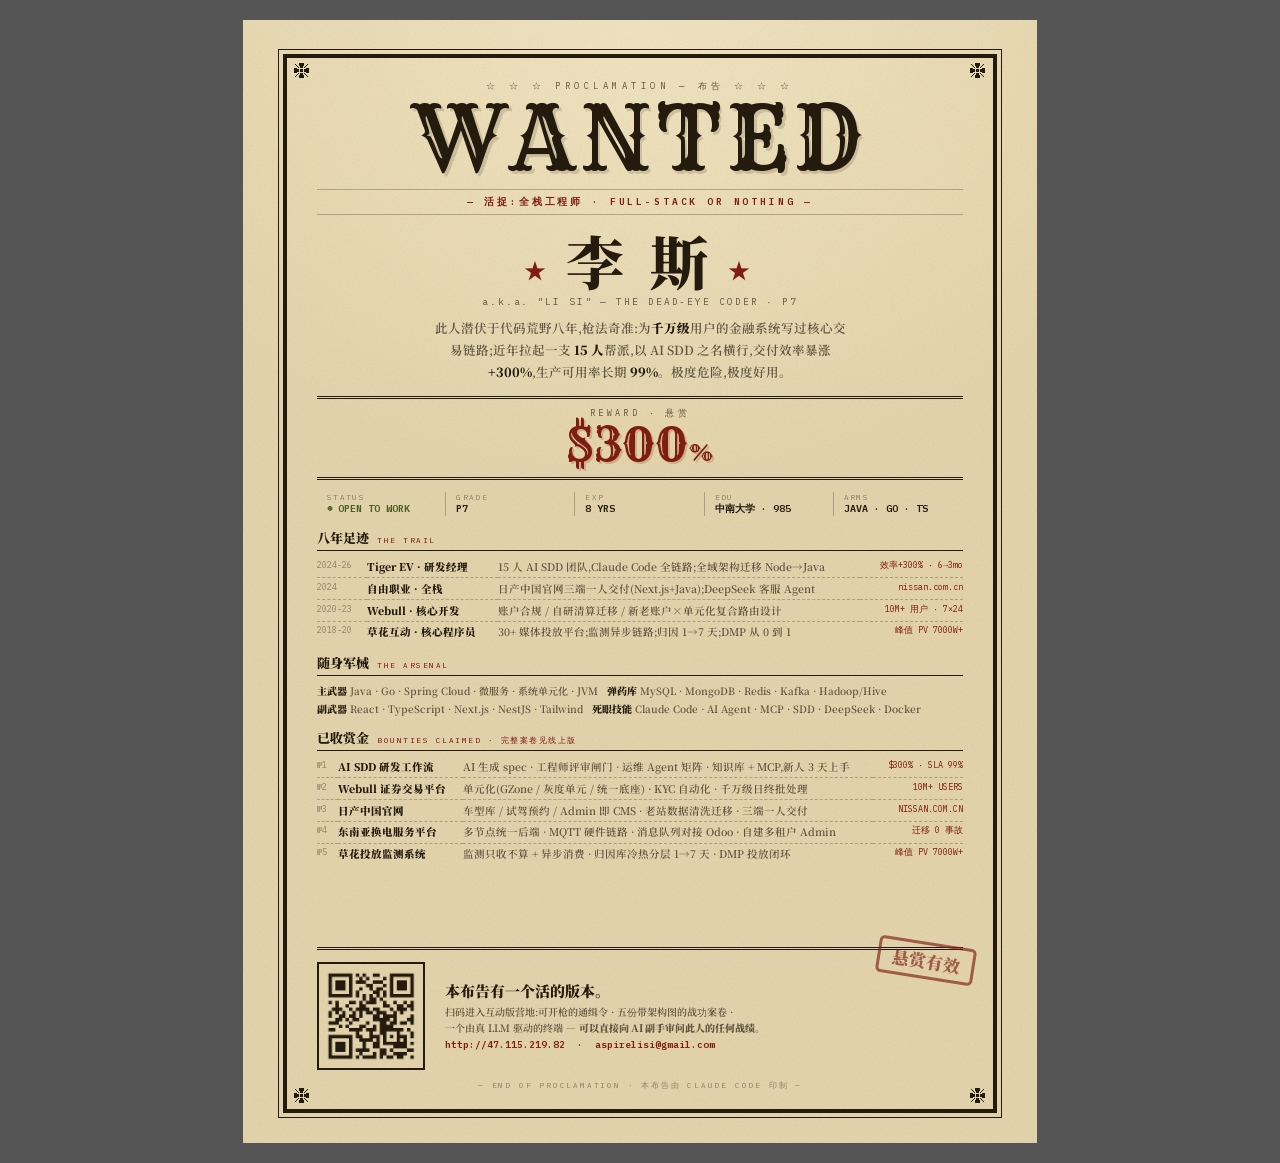
<file: offline-poster.html>
<!DOCTYPE html>
<html lang="zh-CN">
<head>
<meta charset="UTF-8">
<title>WANTED — 李斯 · 线下版</title>
<link rel="stylesheet" href="fonts/fonts.css">
<style>
:root {
  --paper: #E4D5AE; --paper-3: #CDB87F;
  --ink: #241A0E; --ink-2: rgba(36,26,14,.68); --ink-3: rgba(36,26,14,.42);
  --hair: rgba(36,26,14,.28); --red: #7E1D12;
  --serif: "Noto Serif SC", "Songti SC", serif;
  --west: "Rye", "Noto Serif SC", serif;
  --mono: "IBM Plex Mono", ui-monospace, monospace;
}
* { margin: 0; padding: 0; box-sizing: border-box; }
body { background: #555; display: flex; justify-content: center; padding: 20px; }
.page {
  position: relative; width: 794px; height: 1123px; /* A4 @96dpi */
  background:
    radial-gradient(ellipse 120% 70% at 50% 0%, rgba(255,246,214,.5), transparent 60%),
    var(--paper);
  color: var(--ink); font-family: var(--serif);
  padding: 34px 40px 30px; overflow: hidden;
}
.page::before {
  content: ""; position: absolute; inset: 0; pointer-events: none;
  background-image: url("data:image/svg+xml,%3Csvg xmlns='http://www.w3.org/2000/svg' width='220' height='220'%3E%3Cfilter id='n'%3E%3CfeTurbulence type='fractalNoise' baseFrequency='0.55' numOctaves='3'/%3E%3CfeColorMatrix values='0 0 0 0 0.2 0 0 0 0 0.13 0 0 0 0 0.04 0 0 0 0.07 0'/%3E%3C/filter%3E%3Crect width='100%25' height='100%25' filter='url(%23n)'/%3E%3C/svg%3E");
}
.frame {
  position: relative; height: 100%;
  border: 4px solid var(--ink); outline: 1.5px solid var(--ink); outline-offset: 4px;
  padding: 22px 30px 18px; text-align: center;
  display: flex; flex-direction: column;
}
.corner { position: absolute; font-size: 16px; line-height: 1; }
.c1{top:5px;left:7px}.c2{top:5px;right:7px}.c3{bottom:5px;left:7px}.c4{bottom:5px;right:7px}
.top-line { font-family: var(--mono); font-size: 9px; letter-spacing: .5em; color: var(--ink-2); }
h1 { font-family: var(--west); font-weight: 400; font-size: 88px; line-height: .95; letter-spacing: .06em; text-shadow: 2.5px 2.5px 0 rgba(36,26,14,.15); margin-top: 4px; }
.alive { font-family: var(--mono); font-size: 9.5px; letter-spacing: .3em; color: var(--red); font-weight: 600; border-block: 1px solid var(--hair); padding: 5px 0; margin: 8px 0 12px; }
.name { font-weight: 900; font-size: 58px; line-height: 1.15; letter-spacing: .1em; }
.name .star { color: var(--red); font-size: 22px; vertical-align: middle; margin: 0 14px; }
.alias { font-family: var(--mono); font-size: 9.5px; letter-spacing: .2em; color: var(--ink-2); margin: 2px 0 10px; }
.desc { max-width: 60ch; margin: 0 auto 12px; font-size: 12.5px; line-height: 1.75; color: var(--ink-2); }
.desc b { color: var(--ink); font-weight: 900; }
.reward { border-block: 3px double var(--ink); padding: 8px 0 6px; margin-bottom: 12px; }
.reward .lbl { display: block; font-family: var(--mono); font-size: 8.5px; letter-spacing: .4em; color: var(--ink-2); }
.reward .amt { display: block; font-family: var(--west); font-size: 46px; line-height: 1.1; color: var(--red); text-shadow: 1.5px 1.5px 0 rgba(126,29,18,.2); }
.reward .amt i { font-style: normal; font-size: .5em; }
.specs { display: grid; grid-template-columns: repeat(5,1fr); text-align: left; margin-bottom: 12px; }
.specs > div { padding: 0 10px; border-right: 1px solid var(--hair); }
.specs > div:last-child { border-right: 0; }
.specs dt { font-family: var(--mono); font-size: 7.5px; letter-spacing: .18em; color: var(--ink-3); }
.specs dd { font-family: var(--mono); font-size: 10px; font-weight: 600; }
.specs dd.ok { color: #4A5D23; }
.sec { text-align: left; margin-bottom: 10px; }
.sec-h { display: flex; align-items: baseline; gap: 8px; border-bottom: 1.5px solid var(--ink); padding-bottom: 3px; margin-bottom: 6px; }
.sec-h b { font-size: 13px; font-weight: 900; }
.sec-h span { font-family: var(--mono); font-size: 7.5px; letter-spacing: .2em; color: var(--red); }
table { width: 100%; border-collapse: collapse; }
td { font-size: 10.5px; line-height: 1.5; padding: 2.5px 0; vertical-align: top; color: var(--ink-2); border-bottom: 1px dashed var(--hair); }
tr:last-child td { border-bottom: 0; }
td.y { font-family: var(--mono); font-size: 8.5px; white-space: nowrap; padding-right: 10px; color: var(--ink-3); }
td.c { font-weight: 900; color: var(--ink); white-space: nowrap; padding-right: 10px; }
td.m { font-family: var(--mono); font-size: 8.5px; color: var(--red); white-space: nowrap; text-align: right; padding-left: 10px; }
.arsenal { font-size: 10px; line-height: 1.8; color: var(--ink-2); text-align: left; }
.arsenal b { font-weight: 900; color: var(--ink); }
.bottom { margin-top: auto; display: flex; align-items: center; gap: 20px; border-top: 3px double var(--ink); padding-top: 12px; text-align: left; }
.qr { width: 108px; height: 108px; flex: none; padding: 6px; border: 2px solid var(--ink); }
.qr img { width: 100%; height: 100%; display: block; }
.cta { flex: 1; }
.cta h3 { font-size: 15px; font-weight: 900; margin-bottom: 3px; }
.cta p { font-size: 10px; line-height: 1.65; color: var(--ink-2); }
.cta .mono { font-family: var(--mono); font-size: 9.5px; color: var(--red); font-weight: 600; }
.stamp {
  position: absolute; right: 18px; bottom: 130px;
  font-weight: 900; font-size: 17px; color: var(--red); border: 3px solid var(--red);
  border-radius: 5px; padding: 3px 12px; transform: rotate(9deg); opacity: .65;
}
.endline { font-family: var(--mono); font-size: 7.5px; letter-spacing: .24em; color: var(--ink-3); margin-top: 10px; text-transform: uppercase; }
</style>
</head>
<body>
<div class="page"><div class="frame">
  <span class="corner c1">❈</span><span class="corner c2">❈</span><span class="corner c3">❈</span><span class="corner c4">❈</span>
  <p class="top-line">☆ ☆ ☆ PROCLAMATION — 布告 ☆ ☆ ☆</p>
  <h1>WANTED</h1>
  <p class="alive">— 活捉:全栈工程师 · FULL-STACK OR NOTHING —</p>
  <div class="name"><span class="star">★</span>李 斯<span class="star">★</span></div>
  <p class="alias">a.k.a. "LI SI" — THE DEAD-EYE CODER · P7</p>
  <p class="desc">此人潜伏于代码荒野八年,枪法奇准:为<b>千万级</b>用户的金融系统写过核心交易链路;近年拉起一支 <b>15 人</b>帮派,以 AI SDD 之名横行,交付效率暴涨 <b>+300%</b>,生产可用率长期 <b>99%</b>。极度危险,极度好用。</p>
  <div class="reward">
    <span class="lbl">REWARD · 悬赏</span>
    <span class="amt">$300<i>%</i></span>
  </div>
  <dl class="specs">
    <div><dt>STATUS</dt><dd class="ok">◉ OPEN TO WORK</dd></div>
    <div><dt>GRADE</dt><dd>P7</dd></div>
    <div><dt>EXP</dt><dd>8 YRS</dd></div>
    <div><dt>EDU</dt><dd>中南大学 · 985</dd></div>
    <div><dt>ARMS</dt><dd>JAVA · GO · TS</dd></div>
  </dl>

  <div class="sec">
    <div class="sec-h"><b>八年足迹</b><span>THE TRAIL</span></div>
    <table>
      <tr><td class="y">2024-26</td><td class="c">Tiger EV · 研发经理</td><td>15 人 AI SDD 团队,Claude Code 全链路;全域架构迁移 Node→Java</td><td class="m">效率+300% · 6→3mo</td></tr>
      <tr><td class="y">2024</td><td class="c">自由职业 · 全栈</td><td>日产中国官网三端一人交付(Next.js+Java);DeepSeek 客服 Agent</td><td class="m">nissan.com.cn</td></tr>
      <tr><td class="y">2020-23</td><td class="c">Webull · 核心开发</td><td>账户合规 / 自研清算迁移 / 新老账户×单元化复合路由设计</td><td class="m">10M+ 用户 · 7×24</td></tr>
      <tr><td class="y">2018-20</td><td class="c">草花互动 · 核心程序员</td><td>30+ 媒体投放平台;监测异步链路;归因 1→7 天;DMP 从 0 到 1</td><td class="m">峰值 PV 7000W+</td></tr>
    </table>
  </div>

  <div class="sec">
    <div class="sec-h"><b>随身军械</b><span>THE ARSENAL</span></div>
    <p class="arsenal">
      <b>主武器</b> Java · Go · Spring Cloud · 微服务 · 系统单元化 · JVM &nbsp;&nbsp;<b>弹药库</b> MySQL · MongoDB · Redis · Kafka · Hadoop/Hive<br>
      <b>副武器</b> React · TypeScript · Next.js · NestJS · Tailwind &nbsp;&nbsp;<b>死眼技能</b> Claude Code · AI Agent · MCP · SDD · DeepSeek · Docker
    </p>
  </div>

  <div class="sec">
    <div class="sec-h"><b>已收赏金</b><span>BOUNTIES CLAIMED · 完整案卷见线上版</span></div>
    <table>
      <tr><td class="y">№1</td><td class="c">AI SDD 研发工作流</td><td>AI 生成 spec · 工程师评审闸门 · 运维 Agent 矩阵 · 知识库 + MCP,新人 3 天上手</td><td class="m">$300% · SLA 99%</td></tr>
      <tr><td class="y">№2</td><td class="c">Webull 证券交易平台</td><td>单元化(GZone / 灰度单元 / 统一底座) · KYC 自动化 · 千万级日终批处理</td><td class="m">10M+ USERS</td></tr>
      <tr><td class="y">№3</td><td class="c">日产中国官网</td><td>车型库 / 试驾预约 / Admin 即 CMS · 老站数据清洗迁移 · 三端一人交付</td><td class="m">NISSAN.COM.CN</td></tr>
      <tr><td class="y">№4</td><td class="c">东南亚换电服务平台</td><td>多节点统一后端 · MQTT 硬件链路 · 消息队列对接 Odoo · 自建多租户 Admin</td><td class="m">迁移 0 事故</td></tr>
      <tr><td class="y">№5</td><td class="c">草花投放监测系统</td><td>监测只收不算 + 异步消费 · 归因库冷热分层 1→7 天 · DMP 投放闭环</td><td class="m">峰值 PV 7000W+</td></tr>
    </table>
  </div>

  <div class="bottom">
    <div class="qr"><img src="[data-uri]" alt="扫码访问互动版"></div>
    <div class="cta">
      <h3>本布告有一个活的版本。</h3>
      <p>扫码进入互动版营地:可开枪的通缉令 · 五份带架构图的战功案卷 ·<br>一个由真 LLM 驱动的终端 — <b>可以直接向 AI 副手审问此人的任何战绩</b>。</p>
      <p class="mono">http://47.115.219.82 &nbsp;·&nbsp; aspirelisi@gmail.com</p>
    </div>
  </div>
  <span class="stamp">悬赏有效</span>
  <p class="endline">— END OF PROCLAMATION · 本布告由 CLAUDE CODE 印制 —</p>
</div></div>
</body>
</html>
</file>
<file: fonts/fonts.css>
/* 由 tools/build-fonts.mjs 生成 — 手改无效,文案变更后请重新生成 */
@font-face{font-family:'Noto Serif SC';font-style:normal;font-weight:600;font-display:swap;src:url("noto-serif-sc-600.woff2") format("woff2");}
@font-face{font-family:'Noto Serif SC';font-style:normal;font-weight:900;font-display:swap;src:url("noto-serif-sc-900.woff2") format("woff2");}
@font-face{font-family:'Long Cang';font-style:normal;font-weight:400;font-display:swap;src:url("long-cang-400.woff2") format("woff2");}
@font-face{font-family:'IBM Plex Mono';font-style:normal;font-weight:400;font-display:swap;src:url("latin-0-ibm-plex-mono-400.woff2") format("woff2");unicode-range:U+0301, U+0400-045F, U+0490-0491, U+04B0-04B1, U+2116;}
@font-face{font-family:'IBM Plex Mono';font-style:normal;font-weight:400;font-display:swap;src:url("latin-1-ibm-plex-mono-400.woff2") format("woff2");unicode-range:U+0000-00FF, U+0131, U+0152-0153, U+02BB-02BC, U+02C6, U+02DA, U+02DC, U+0304, U+0308, U+0329, U+2000-206F, U+20AC, U+2122, U+2191, U+2193, U+2212, U+2215, U+FEFF, U+FFFD;}
@font-face{font-family:'IBM Plex Mono';font-style:normal;font-weight:500;font-display:swap;src:url("latin-2-ibm-plex-mono-500.woff2") format("woff2");unicode-range:U+0301, U+0400-045F, U+0490-0491, U+04B0-04B1, U+2116;}
@font-face{font-family:'IBM Plex Mono';font-style:normal;font-weight:500;font-display:swap;src:url("latin-3-ibm-plex-mono-500.woff2") format("woff2");unicode-range:U+0000-00FF, U+0131, U+0152-0153, U+02BB-02BC, U+02C6, U+02DA, U+02DC, U+0304, U+0308, U+0329, U+2000-206F, U+20AC, U+2122, U+2191, U+2193, U+2212, U+2215, U+FEFF, U+FFFD;}
@font-face{font-family:'IBM Plex Mono';font-style:normal;font-weight:600;font-display:swap;src:url("latin-4-ibm-plex-mono-600.woff2") format("woff2");unicode-range:U+0301, U+0400-045F, U+0490-0491, U+04B0-04B1, U+2116;}
@font-face{font-family:'IBM Plex Mono';font-style:normal;font-weight:600;font-display:swap;src:url("latin-5-ibm-plex-mono-600.woff2") format("woff2");unicode-range:U+0000-00FF, U+0131, U+0152-0153, U+02BB-02BC, U+02C6, U+02DA, U+02DC, U+0304, U+0308, U+0329, U+2000-206F, U+20AC, U+2122, U+2191, U+2193, U+2212, U+2215, U+FEFF, U+FFFD;}
@font-face{font-family:'Rye';font-style:normal;font-weight:400;font-display:swap;src:url("latin-6-rye-400.woff2") format("woff2");unicode-range:U+0000-00FF, U+0131, U+0152-0153, U+02BB-02BC, U+02C6, U+02DA, U+02DC, U+0304, U+0308, U+0329, U+2000-206F, U+20AC, U+2122, U+2191, U+2193, U+2212, U+2215, U+FEFF, U+FFFD;}
</file>
<file: style.css>
/* ============================================================
   WANTED — 李斯 · Full-Stack Gunslinger
   荒野大镖客通缉令美学 × Claude Code 终端
   ============================================================ */

:root {
  --paper: #E4D5AE;
  --paper-2: #D9C795;
  --paper-3: #CDB87F;
  --ink: #241A0E;
  --ink-2: rgba(36, 26, 14, 0.68);
  --ink-3: rgba(36, 26, 14, 0.42);
  --hair: rgba(36, 26, 14, 0.28);
  --red: #7E1D12;
  --red-bright: #A32517;
  --ok: #4A5D23;
  --term-bg: #1A1512;
  --term-fg: #E8DFD0;
  --claude: #D97757;
  --serif-cn: "Noto Serif SC", "Songti SC", "STSong", serif;
  --west: "Rye", "Noto Serif SC", serif;
  --mono: "IBM Plex Mono", ui-monospace, Menlo, monospace;
}

* { margin: 0; padding: 0; box-sizing: border-box; }

html { scroll-behavior: smooth; }

body {
  background:
    radial-gradient(ellipse 120% 90% at 50% 0%, rgba(255, 246, 214, 0.5), transparent 60%),
    radial-gradient(ellipse 140% 100% at 50% 100%, rgba(90, 60, 20, 0.28), transparent 55%),
    var(--paper);
  color: var(--ink);
  font-family: var(--serif-cn);
  font-size: 15px;
  line-height: 1.75;
  -webkit-font-smoothing: antialiased;
  cursor: crosshair;
  position: relative;
}

/* 羊皮纸纹理 + 暗角 */
body::before {
  content: "";
  position: fixed;
  inset: 0;
  pointer-events: none;
  z-index: 1;
  background-image: url("data:image/svg+xml,%3Csvg xmlns='http://www.w3.org/2000/svg' width='220' height='220'%3E%3Cfilter id='n'%3E%3CfeTurbulence type='fractalNoise' baseFrequency='0.55' numOctaves='3'/%3E%3CfeColorMatrix values='0 0 0 0 0.2 0 0 0 0 0.13 0 0 0 0 0.04 0 0 0 0.07 0'/%3E%3C/filter%3E%3Crect width='100%25' height='100%25' filter='url(%23n)'/%3E%3C/svg%3E");
}

body::after {
  content: "";
  position: fixed;
  inset: 0;
  pointer-events: none;
  z-index: 1;
  box-shadow: inset 0 0 180px rgba(50, 30, 5, 0.45);
}

::selection { background: var(--red); color: var(--paper); }

b, strong { font-weight: 900; }

.link {
  color: var(--red);
  font-weight: 600;
  text-decoration: none;
  border-bottom: 1.5px solid var(--red);
  transition: background 0.15s, color 0.15s;
}

.link:hover { background: var(--red); color: var(--paper); }

/* ============ 顶部 / 底部栏 ============ */
.topbar, .statusbar {
  position: fixed;
  left: 0; right: 0;
  z-index: 60;
  display: flex;
  align-items: center;
  background: var(--ink);
  color: var(--paper);
  font-family: var(--mono);
  font-size: 11px;
  letter-spacing: 0.1em;
  text-transform: uppercase;
}

.topbar { top: 0; height: 40px; border-bottom: 3px double var(--paper-3); }

.tb-cell {
  padding: 0 14px;
  height: 100%;
  display: flex;
  align-items: center;
  border-right: 1px solid rgba(228, 213, 174, 0.25);
  white-space: nowrap;
}

.tb-flex { flex: 1; overflow: hidden; color: rgba(228, 213, 174, 0.75); }
.tb-flex b { color: #E9B44C; margin: 0 4px; }

.tb-btn {
  background: none;
  border: 0;
  border-right: 1px solid rgba(228, 213, 174, 0.25);
  color: var(--paper);
  font: inherit;
  letter-spacing: inherit;
  text-transform: inherit;
  cursor: pointer;
  transition: background 0.15s, color 0.15s;
}

.tb-btn:hover, .tb-btn.active { background: var(--red); color: #fff; }

.tb-cell:last-child { border-right: 0; font-variant-numeric: tabular-nums; }

.statusbar {
  bottom: 0;
  height: 34px;
  border-top: 3px double var(--paper-3);
  justify-content: space-between;
  padding: 0 14px;
  color: rgba(228, 213, 174, 0.8);
  font-variant-numeric: tabular-nums;
}

.sb-honor { display: flex; align-items: center; gap: 10px; }

.sb-honor i {
  display: inline-block;
  width: 120px;
  height: 6px;
  border: 1px solid rgba(228, 213, 174, 0.5);
  font-style: normal;
}

.sb-honor i b {
  display: block;
  height: 100%;
  width: 0%;
  background: #E9B44C;
  transition: width 0.2s linear;
}

.sb-right { color: #E9B44C; }

/* ============ 版心 ============ */
.sheet {
  max-width: 1020px;
  margin: 0 auto;
  padding: 88px 40px 90px;
  position: relative;
  z-index: 2;
}

/* ============ 通缉令 ============ */
.poster { padding-top: 26px; }

.poster-frame {
  position: relative;
  border: 4px solid var(--ink);
  outline: 1.5px solid var(--ink);
  outline-offset: 5px;
  box-shadow: 0 0 0 12px rgba(36, 26, 14, 0.06), 8px 10px 0 rgba(36, 26, 14, 0.22);
  padding: clamp(28px, 5vw, 56px) clamp(20px, 4.5vw, 52px) clamp(26px, 4vw, 44px);
  text-align: center;
  background:
    radial-gradient(ellipse 90% 70% at 50% 20%, rgba(255, 248, 222, 0.35), transparent 70%);
}

.corner {
  position: absolute;
  font-size: 22px;
  color: var(--ink);
  line-height: 1;
}

.c-tl { top: 8px; left: 10px; }
.c-tr { top: 8px; right: 10px; }
.c-bl { bottom: 8px; left: 10px; }
.c-br { bottom: 8px; right: 10px; }

.poster-top {
  font-family: var(--mono);
  font-size: 11px;
  letter-spacing: 0.5em;
  color: var(--ink-2);
  margin-bottom: 18px;
}

.poster-wanted {
  font-family: var(--west);
  font-size: clamp(56px, 13vw, 128px);
  font-weight: 400;
  line-height: 0.95;
  letter-spacing: 0.06em;
  color: var(--ink);
  text-shadow: 3px 3px 0 rgba(36, 26, 14, 0.15);
}

.poster-alive {
  font-family: var(--mono);
  font-size: 11.5px;
  letter-spacing: 0.3em;
  color: var(--red);
  font-weight: 600;
  margin: 12px 0 26px;
  border-block: 1px solid var(--hair);
  padding: 8px 0;
}

.poster-name {
  display: flex;
  align-items: center;
  justify-content: center;
  gap: clamp(14px, 4vw, 36px);
  margin-bottom: 8px;
}

.pn-cn {
  font-family: var(--serif-cn);
  font-weight: 900;
  font-size: clamp(58px, 11vw, 110px);
  line-height: 1.1;
  letter-spacing: 0.08em;
}

.pn-star { font-size: clamp(18px, 3vw, 30px); color: var(--red); }

.poster-alias {
  font-family: var(--mono);
  font-size: 12px;
  letter-spacing: 0.22em;
  color: var(--ink-2);
  margin-bottom: 26px;
}

.poster-desc {
  max-width: 62ch;
  margin: 0 auto 30px;
  font-size: 15.5px;
  color: var(--ink-2);
  text-align: center;
}

.poster-desc b { color: var(--ink); }

.poster-reward {
  border-block: 3px double var(--ink);
  padding: 18px 0 14px;
  margin-bottom: 26px;
}

.pr-label {
  display: block;
  font-family: var(--mono);
  font-size: 11px;
  letter-spacing: 0.42em;
  color: var(--ink-2);
  margin-bottom: 4px;
}

.pr-amount {
  display: block;
  font-family: var(--west);
  font-size: clamp(44px, 9vw, 84px);
  line-height: 1.05;
  color: var(--red);
  text-shadow: 2px 2px 0 rgba(126, 29, 18, 0.2);
}

.pr-amount i { font-style: normal; font-size: 0.5em; }

.pr-sub {
  display: block;
  font-family: var(--mono);
  font-size: 11.5px;
  letter-spacing: 0.14em;
  color: var(--ink-2);
  margin-top: 6px;
}

.poster-specs {
  display: grid;
  grid-template-columns: repeat(5, 1fr);
  border-top: 1px solid var(--hair);
  padding-top: 18px;
  text-align: left;
}

.poster-specs > div {
  padding: 0 14px;
  border-right: 1px solid var(--hair);
}

.poster-specs > div:last-child { border-right: 0; }

.poster-specs dt {
  font-family: var(--mono);
  font-size: 9.5px;
  letter-spacing: 0.2em;
  color: var(--ink-3);
  margin-bottom: 3px;
}

.poster-specs dd {
  font-family: var(--mono);
  font-size: 12.5px;
  font-weight: 600;
  white-space: nowrap;
  overflow: hidden;
  text-overflow: ellipsis;
}

.poster-specs dd.ok { color: var(--ok); }

/* 火漆印章 */
.wax-seal {
  position: absolute;
  right: clamp(10px, 4vw, 40px);
  bottom: -34px;
  width: 92px;
  height: 92px;
  border-radius: 50%;
  background: radial-gradient(circle at 34% 30%, #A83224, #6E150C 65%, #57100A);
  color: rgba(228, 213, 174, 0.92);
  font-family: var(--serif-cn);
  font-weight: 900;
  font-size: 40px;
  display: flex;
  align-items: center;
  justify-content: center;
  transform: rotate(-12deg);
  box-shadow: 0 6px 14px rgba(36, 26, 14, 0.45), inset 0 0 0 6px rgba(228, 213, 174, 0.14), inset 0 0 22px rgba(0, 0, 0, 0.4);
  z-index: 3;
}

.wax-seal::before {
  content: "";
  position: absolute;
  inset: -7px;
  border-radius: 50%;
  background: radial-gradient(circle, transparent 58%, rgba(110, 21, 12, 0.7) 60%, transparent 64%, rgba(110, 21, 12, 0.5) 70%, transparent 74%);
}

.poster-note {
  text-align: center;
  font-family: var(--mono);
  font-size: 11px;
  letter-spacing: 0.08em;
  color: var(--ink-3);
  margin-top: 46px;
}

/* ============ 花饰分隔 ============ */
.orna {
  text-align: center;
  color: var(--ink-3);
  font-size: 15px;
  letter-spacing: 0.2em;
  margin: 64px 0 0;
}

/* ============ 模块通用 ============ */
.module { margin-top: 96px; position: relative; }

.mod-head {
  display: flex;
  align-items: baseline;
  gap: 18px;
  border-bottom: 3px double var(--ink);
  padding-bottom: 12px;
}

.mod-no {
  font-family: var(--west);
  font-size: clamp(26px, 4vw, 38px);
  color: var(--red);
  line-height: 1;
}

.mod-head h2 {
  font-family: var(--serif-cn);
  font-size: clamp(22px, 3vw, 30px);
  font-weight: 900;
  letter-spacing: 0.06em;
}

.mod-en {
  font-family: var(--mono);
  font-size: 10.5px;
  font-weight: 500;
  letter-spacing: 0.3em;
  color: var(--ink-3);
  margin-left: 10px;
  vertical-align: 6px;
}

.mod-fig {
  margin-left: auto;
  font-family: var(--mono);
  font-size: 11px;
  letter-spacing: 0.16em;
  color: var(--red);
}

/* ============ 01 技能 ============ */
.cap-grid { display: grid; grid-template-columns: 1fr 1fr; }

.cap {
  padding: 30px 26px 26px 4px;
  border-bottom: 1px solid var(--hair);
}

.cap:nth-child(odd) { border-right: 1px solid var(--hair); }
.cap:nth-child(even) { padding-left: 26px; padding-right: 4px; }

.cap-head { display: flex; align-items: baseline; gap: 13px; margin-bottom: 8px; }

.cap-code {
  font-family: var(--mono);
  font-size: 10.5px;
  letter-spacing: 0.14em;
  color: var(--red);
  font-weight: 600;
}

.cap h3 { font-size: 18.5px; font-weight: 900; }

.cap p {
  font-size: 13.5px;
  color: var(--ink-2);
  margin-bottom: 16px;
  min-height: 72px;
}

.meter { display: flex; align-items: center; gap: 12px; height: 16px; }

.meter i {
  flex: 1;
  height: 9px;
  border: 1.5px solid var(--ink);
  background:
    linear-gradient(90deg, var(--red) 0 calc(var(--fill, 0) * 1%), transparent 0),
    repeating-linear-gradient(90deg, var(--hair) 0 1px, transparent 1px 10%);
}

.meter b {
  font-family: var(--mono);
  font-size: 12px;
  font-variant-numeric: tabular-nums;
  color: var(--ink-2);
  font-weight: 600;
}

.meter b::after { content: "/100"; color: var(--ink-3); font-size: 10px; font-weight: 400; }

/* ============ 02 足迹 ============ */
.trail {
  position: relative;
  padding-left: 40px;
}

/* 铁轨 */
.trail::before {
  content: "";
  position: absolute;
  left: 11px;
  top: 16px;
  bottom: 16px;
  width: 3px;
  background: repeating-linear-gradient(to bottom, var(--ink) 0 10px, transparent 10px 16px);
  opacity: 0.55;
}

.exp {
  position: relative;
  border-bottom: 1px solid var(--hair);
  padding: 30px 0 28px;
}

.exp-node {
  position: absolute;
  left: -40px;
  top: 32px;
  width: 26px;
  height: 26px;
  border-radius: 50%;
  border: 2px solid var(--ink);
  background: var(--paper);
  color: var(--red);
  font-size: 13px;
  display: flex;
  align-items: center;
  justify-content: center;
}

.exp-top {
  display: flex;
  align-items: baseline;
  justify-content: space-between;
  flex-wrap: wrap;
  gap: 8px;
  margin-bottom: 4px;
}

.exp-main h3 { font-size: 19px; font-weight: 900; }

.exp-role {
  font-family: var(--mono);
  font-size: 10.5px;
  font-weight: 600;
  letter-spacing: 0.1em;
  color: var(--paper);
  background: var(--ink);
  padding: 2.5px 10px;
  margin-left: 10px;
  vertical-align: 3px;
  white-space: nowrap;
}

.exp-now { background: var(--red); }

.exp-date {
  font-family: var(--mono);
  font-size: 12px;
  color: var(--ink-3);
  letter-spacing: 0.06em;
}

.exp-sub {
  font-size: 12.5px;
  color: var(--ink-3);
  margin-bottom: 13px;
  letter-spacing: 0.04em;
}

.exp-main ul { list-style: none; }

.exp-main li {
  font-size: 13.5px;
  color: var(--ink-2);
  padding: 5px 0 5px 22px;
  position: relative;
}

.exp-main li::before {
  content: "➳";
  position: absolute;
  left: 0;
  color: var(--red);
}

.exp-main li b { color: var(--ink); }

/* ============ 03 战绩 ============ */
.works { display: flex; flex-direction: column; }

.work {
  display: grid;
  grid-template-columns: 60px 1fr auto;
  align-items: center;
  gap: 20px;
  padding: 24px 10px;
  border-bottom: 1px solid var(--hair);
  color: var(--ink);
  text-decoration: none;
  position: relative;
  overflow: hidden;
  transition: background 0.2s;
}

.work:hover { background: rgba(36, 26, 14, 0.05); }

.work-no {
  font-family: var(--west);
  font-size: 17px;
  color: var(--red);
}

.work-body h3 {
  font-size: clamp(18px, 2.6vw, 23px);
  font-weight: 900;
  margin-bottom: 2px;
}

.work-body p { font-size: 12.5px; color: var(--ink-3); }

.work-reward {
  font-family: var(--west);
  font-size: clamp(20px, 3vw, 30px);
  color: var(--ink);
  white-space: nowrap;
  transition: color 0.2s;
}

.work-reward i { font-style: normal; font-size: 0.55em; }

.work:hover .work-reward { color: var(--red); }

/* CLAIMED 印章 */
.work-stamp {
  position: absolute;
  right: 110px;
  top: 50%;
  font-family: var(--west);
  font-size: 26px;
  color: var(--red-bright);
  border: 3px solid var(--red-bright);
  padding: 2px 14px;
  letter-spacing: 0.14em;
  transform: translateY(-50%) rotate(-14deg) scale(1.6);
  opacity: 0;
  pointer-events: none;
  transition: transform 0.22s cubic-bezier(0.34, 1.56, 0.64, 1), opacity 0.18s;
  mask-image: url("data:image/svg+xml,%3Csvg xmlns='http://www.w3.org/2000/svg' width='120' height='120'%3E%3Cfilter id='r'%3E%3CfeTurbulence type='fractalNoise' baseFrequency='0.09' numOctaves='3'/%3E%3CfeColorMatrix values='0 0 0 0 0 0 0 0 0 0 0 0 0 0 0 0 0 0 1.5 -0.15'/%3E%3C/filter%3E%3Crect width='100%25' height='100%25' filter='url(%23r)'/%3E%3C/svg%3E");
}

.work:hover .work-stamp {
  opacity: 0.9;
  transform: translateY(-50%) rotate(-14deg) scale(1);
}

/* ============ 04 军械库 ============ */
.bom { width: 100%; border-collapse: collapse; font-size: 13.5px; }

.bom th {
  text-align: left;
  font-family: var(--mono);
  font-size: 10px;
  letter-spacing: 0.2em;
  text-transform: uppercase;
  color: var(--ink-3);
  font-weight: 500;
  padding: 14px 14px 10px;
  border-bottom: 2px solid var(--ink);
}

.bom td {
  padding: 16px 14px;
  border-bottom: 1px solid var(--hair);
  vertical-align: top;
}

.bom td:first-child {
  font-family: var(--west);
  color: var(--red);
  font-size: 13px;
  white-space: nowrap;
}

.bom td:nth-child(2) { font-weight: 900; white-space: nowrap; }

.bom td:nth-child(3) { color: var(--ink-2); line-height: 2; font-family: var(--mono); font-size: 12.5px; }

.bom tbody tr { transition: background 0.15s; }
.bom tbody tr:hover { background: rgba(36, 26, 14, 0.05); }

.bom-note {
  font-size: 12px;
  letter-spacing: 0.1em;
  color: var(--ink-3);
  white-space: nowrap;
  font-weight: 600;
}

.bom-acc { color: var(--red) !important; }

/* ============ 05 Claude 终端 ============ */
.term {
  background: var(--term-bg);
  color: var(--term-fg);
  font-family: var(--mono);
  font-size: 13.5px;
  line-height: 1.85;
  border: 4px solid var(--ink);
  box-shadow: 8px 10px 0 rgba(36, 26, 14, 0.22);
  display: flex;
  flex-direction: column;
  min-height: 420px;
  max-height: 560px;
}

.term-titlebar {
  display: flex;
  align-items: center;
  gap: 7px;
  padding: 10px 14px;
  background: rgba(228, 213, 174, 0.06);
  border-bottom: 1px solid rgba(228, 213, 174, 0.12);
}

.t-dot {
  width: 11px; height: 11px;
  border-radius: 50%;
  background: rgba(228, 213, 174, 0.25);
}

.t-dot:first-child { background: #B4453A; }

.term-title {
  margin: 0 auto;
  font-size: 11px;
  letter-spacing: 0.1em;
  color: rgba(232, 223, 208, 0.5);
}

.term-out {
  flex: 1;
  overflow-y: auto;
  padding: 16px 18px 8px;
  white-space: pre-wrap;
  word-break: break-word;
}

.term-out::-webkit-scrollbar { width: 8px; }
.term-out::-webkit-scrollbar-thumb { background: rgba(228, 213, 174, 0.2); }

.t-claude { color: var(--claude); }
.t-dim { color: rgba(232, 223, 208, 0.45); }
.t-ok { color: #9CBF6B; }
.t-red { color: #E06C5B; }
.t-gold { color: #E9B44C; }
.t-user { color: rgba(232, 223, 208, 0.85); }
.term-out a { color: var(--claude); }

.t-box {
  color: var(--claude);
  line-height: 1.5;
  margin: 4px 0 10px;
}

.t-draw {
  font-family: var(--west);
  font-size: 30px;
  color: #E06C5B;
  letter-spacing: 0.2em;
  animation: draw-flash 0.4s steps(2) infinite;
}

@keyframes draw-flash { 50% { opacity: 0.4; } }

.term-in {
  display: flex;
  align-items: center;
  gap: 10px;
  border-top: 1px solid rgba(232, 223, 208, 0.14);
  padding: 12px 18px;
}

.term-ps1 { color: var(--claude); font-weight: 600; font-size: 16px; }

#term-input {
  flex: 1;
  background: transparent;
  border: 0;
  outline: 0;
  color: var(--term-fg);
  font-family: var(--mono);
  font-size: 13.5px;
  caret-color: var(--claude);
}

#term-input::placeholder { color: rgba(232, 223, 208, 0.28); }

.term-hint {
  margin-top: 12px;
  font-family: var(--mono);
  font-size: 11px;
  letter-spacing: 0.05em;
  color: var(--ink-3);
}

.term-hint code { color: var(--red); font-weight: 600; }

/* ============ 页脚 ============ */
.colophon {
  margin-top: 100px;
  border-top: 3px double var(--ink);
  padding: 34px 0;
  display: flex;
  justify-content: space-between;
  align-items: flex-end;
  gap: 2rem;
}

.colo-cta {
  font-size: clamp(20px, 3vw, 28px);
  font-weight: 900;
  margin-bottom: 10px;
}

.colo-cta .link { margin-left: 8px; }

.colo-note { font-size: 12.5px; color: var(--ink-3); }

.colo-right {
  display: flex;
  flex-direction: column;
  align-items: flex-end;
  gap: 8px;
}

.barcode {
  width: 180px;
  height: 44px;
  background: repeating-linear-gradient(90deg,
    var(--ink) 0 2px, transparent 2px 4px,
    var(--ink) 4px 7px, transparent 7px 9px,
    var(--ink) 9px 10px, transparent 10px 14px,
    var(--ink) 14px 18px, transparent 18px 20px,
    var(--ink) 20px 21px, transparent 21px 25px);
}

.colo-code {
  font-family: var(--mono);
  font-size: 10px;
  letter-spacing: 0.22em;
  color: var(--ink-3);
}

.endline {
  text-align: center;
  font-family: var(--mono);
  font-size: 10px;
  letter-spacing: 0.26em;
  color: var(--ink-3);
  padding: 26px 0 10px;
  text-transform: uppercase;
}

/* ============ 弹孔 ============ */
.bullet-hole {
  position: absolute;
  width: 22px;
  height: 22px;
  margin: -11px 0 0 -11px;
  border-radius: 50%;
  pointer-events: none;
  z-index: 5;
  background: radial-gradient(circle, #0E0A06 0 26%, #2A1F12 40%, rgba(36, 26, 14, 0.55) 52%, transparent 62%);
  box-shadow:
    0 0 0 1px rgba(36, 26, 14, 0.3),
    3px 1px 0 -8px var(--ink), -4px 2px 0 -8px var(--ink);
  animation: hole-in 0.18s cubic-bezier(0.34, 1.56, 0.64, 1);
}

.bullet-hole::before, .bullet-hole::after {
  content: "";
  position: absolute;
  background: rgba(36, 26, 14, 0.5);
  height: 1.5px;
}

.bullet-hole::before { width: 13px; left: 18px; top: 8px; transform: rotate(14deg); }
.bullet-hole::after { width: 10px; right: 17px; bottom: 7px; transform: rotate(-24deg); }

@keyframes hole-in {
  from { transform: scale(2.2); opacity: 0; }
  to   { transform: scale(1); opacity: 1; }
}

@keyframes gunshake {
  0% { transform: translate(0, 0); }
  25% { transform: translate(3px, -2px); }
  50% { transform: translate(-3px, 2px); }
  75% { transform: translate(2px, 1px); }
  100% { transform: translate(0, 0); }
}

body.shake .sheet { animation: gunshake 0.16s linear; }

/* ============ 死眼模式 ============ */
.deadeye-vignette {
  position: fixed;
  inset: 0;
  pointer-events: none;
  z-index: 40;
  opacity: 0;
  transition: opacity 0.5s;
  background: radial-gradient(ellipse 75% 65% at 50% 45%, transparent 40%, rgba(20, 8, 2, 0.62) 100%);
}

body.deadeye .deadeye-vignette { opacity: 1; }

body.deadeye .sheet {
  filter: sepia(0.55) contrast(1.08) brightness(0.82);
  transition: filter 0.5s;
}

.sheet { transition: filter 0.5s; }

.de-mark {
  position: absolute;
  z-index: 45;
  pointer-events: none;
  border: 2.5px solid #C1272D;
  border-radius: 50%;
  box-shadow: 0 0 14px rgba(193, 39, 45, 0.55), inset 0 0 10px rgba(193, 39, 45, 0.3);
  animation: mark-in 0.28s cubic-bezier(0.34, 1.56, 0.64, 1);
}

.de-mark::after {
  content: "✕";
  position: absolute;
  top: -13px;
  right: -11px;
  font-family: var(--west);
  font-size: 15px;
  color: #C1272D;
  text-shadow: 0 0 8px rgba(193, 39, 45, 0.7);
}

@keyframes mark-in {
  from { transform: scale(2.6); opacity: 0; }
  to   { transform: scale(1); opacity: 1; }
}

/* ============ 布告栏贴画 ============ */
.board {
  position: relative;
  height: 400px;
  margin-top: 40px;
  z-index: 4;
}

.board-lower { height: 440px; margin-top: 80px; }

.paste {
  position: absolute;
  transform: translate(var(--dx, 0), var(--dy, 0)) rotate(var(--rot, 0deg));
  box-shadow: 3px 5px 12px rgba(36, 26, 14, 0.35);
  cursor: grab;
  user-select: none;
  touch-action: none;
  transition: box-shadow 0.2s;
}

.paste:active, .paste.dragging {
  cursor: grabbing;
  box-shadow: 8px 14px 26px rgba(36, 26, 14, 0.45);
}

/* 胶带 */
.paste::before, .paste::after {
  content: "";
  position: absolute;
  width: 64px;
  height: 20px;
  background: rgba(226, 205, 155, 0.75);
  border-left: 1px dashed rgba(36, 26, 14, 0.18);
  border-right: 1px dashed rgba(36, 26, 14, 0.18);
  box-shadow: 0 1px 3px rgba(36, 26, 14, 0.18);
  top: -10px;
}

.paste::before { left: -22px; transform: rotate(-38deg); }
.paste::after { right: -22px; transform: rotate(36deg); }

.p-tag {
  display: block;
  font-family: var(--mono);
  font-size: 9px;
  letter-spacing: 0.26em;
  text-align: center;
  border-bottom: 1px solid currentColor;
  padding-bottom: 5px;
  margin-bottom: 8px;
  opacity: 0.7;
}

.p-big {
  font-family: var(--west);
  font-weight: 400;
  text-align: center;
  line-height: 1.15;
  margin-bottom: 8px;
}

.paste p {
  font-size: 11.5px;
  line-height: 1.7;
  text-align: center;
}

.p-foot {
  display: block;
  font-family: var(--mono);
  font-size: 9px;
  letter-spacing: 0.14em;
  text-align: center;
  border-top: 1px solid currentColor;
  padding-top: 6px;
  margin-top: 8px;
  opacity: 0.7;
}

/* 药水广告 */
.paste-medicine {
  left: 0;
  top: 30px;
  --rot: -3.5deg;
  width: 250px;
  padding: 16px 18px;
  background:
    radial-gradient(ellipse at 50% 0%, rgba(255, 250, 230, 0.5), transparent 70%),
    #EFE3BC;
  border: 3px double var(--ink);
  color: var(--ink);
}

.paste-medicine .p-big { font-size: 26px; color: var(--red); }

/* 铁路告示 */
.paste-rail {
  left: 26%;
  top: 84px;
  --rot: 2.5deg;
  width: 250px;
  padding: 16px 18px;
  background: #E7DCC3;
  border: 1.5px solid var(--ink);
  outline: 1px solid var(--ink);
  outline-offset: 3px;
  color: var(--ink);
}

.paste-rail .p-big { font-size: 22px; }

/* 入伙券 */
.paste-ticket {
  right: 0;
  top: 268px;
  --rot: -2deg;
  display: flex;
  align-items: stretch;
  background: #D9B96A;
  color: #3A2A10;
  border: 1.5px solid #3A2A10;
}

.tk-side {
  writing-mode: vertical-rl;
  font-family: var(--mono);
  font-size: 8.5px;
  letter-spacing: 0.3em;
  padding: 10px 5px;
  border-inline: 1.5px dashed rgba(58, 42, 16, 0.6);
  display: flex;
  align-items: center;
}

.tk-side:first-child { border-left: 0; }
.tk-side:last-child { border-right: 0; transform: rotate(180deg); }

.tk-main {
  padding: 14px 22px;
  text-align: center;
}

.tk-main b {
  display: block;
  font-size: 21px;
  font-weight: 900;
  letter-spacing: 0.3em;
  margin-bottom: 4px;
}

.tk-main i {
  display: block;
  font-style: normal;
  font-size: 11px;
  margin-bottom: 6px;
}

.tk-main u {
  display: block;
  font-family: var(--mono);
  font-size: 10px;
  letter-spacing: 0.06em;
}

/* 邮票 */
.paste-stamp {
  right: 26px;
  top: 22px;
  --rot: 6deg;
  width: 86px;
  padding: 9px 8px 7px;
  background: #EFE6CA;
  border: 2px dotted rgba(36, 26, 14, 0.55);
  outline: 4px solid #EFE6CA;
  text-align: center;
  color: var(--red);
}

.paste-stamp::before, .paste-stamp::after { display: none; }

.paste-stamp b {
  font-family: var(--serif-cn);
  font-weight: 900;
  font-size: 34px;
  line-height: 1.1;
  display: block;
}

.paste-stamp i {
  position: absolute;
  top: 4px;
  right: 7px;
  font-style: normal;
  font-family: var(--mono);
  font-size: 9px;
}

.paste-stamp u {
  display: block;
  text-decoration: none;
  font-family: var(--mono);
  font-size: 7px;
  letter-spacing: 0.05em;
  color: var(--ink-2);
  margin-top: 4px;
}

/* 马戏团海报 */
.paste-circus {
  left: 8%;
  top: 16px;
  --rot: -2.5deg;
  width: 300px;
  padding: 18px 20px;
  background:
    repeating-linear-gradient(0deg, rgba(126, 29, 18, 0.06) 0 3px, transparent 3px 7px),
    #EAD9AE;
  border: 4px double var(--red);
  color: var(--ink);
}

.paste-circus .p-tag { color: var(--red); }
.paste-circus .p-big { font-size: 24px; color: var(--red); text-shadow: 1.5px 1.5px 0 rgba(36, 26, 14, 0.25); }

/* 原创手绘海报 */
.paste-art {
  padding: 0;
  background:
    radial-gradient(ellipse at 50% 12%, rgba(255, 250, 228, 0.55), transparent 65%),
    #EBDFB9;
}

.paste-art svg { display: block; }

.art-portrait {
  left: 56%;
  top: 0;
  --rot: 2deg;
  width: 218px;
}

.art-west {
  left: 34%;
  top: 150px;
  --rot: -1.5deg;
  width: 320px;
}

.art-duel {
  right: 0;
  top: 200px;
  --rot: 4deg;
  width: 158px;
}

/* 手写备忘条 */
.paste-memo {
  right: 14%;
  top: 30px;
  --rot: 3.5deg;
  width: 190px;
  padding: 16px 20px 18px;
  background:
    repeating-linear-gradient(0deg, transparent 0 25px, rgba(36, 26, 14, 0.12) 25px 26px),
    #F2E9C9;
  color: #33280F;
  font-family: "Long Cang", "Kaiti SC", cursive;
}

.paste-memo::after { display: none; }
.paste-memo::before { left: 50%; margin-left: -32px; transform: rotate(-2deg); }

.paste-memo p {
  font-size: 19px;
  line-height: 26px;
  text-align: left;
}

/* ============ Reveal ============ */
.reveal {
  opacity: 0;
  transform: translateY(16px);
  transition: opacity 0.7s cubic-bezier(0.22, 1, 0.36, 1), transform 0.7s cubic-bezier(0.22, 1, 0.36, 1);
  transition-delay: var(--reveal-delay, 0ms);
}

.reveal.visible { opacity: 1; transform: none; }

/* ============ 响应式 ============ */
@media (max-width: 900px) {
  .sheet { padding: 76px 18px 80px; }
  .tb-flex { display: none; }
  .cap-grid { grid-template-columns: 1fr; }
  .cap:nth-child(odd) { border-right: 0; }
  .cap, .cap:nth-child(even) { padding-left: 4px; padding-right: 4px; }
  .cap p { min-height: 0; }
  .poster-specs { grid-template-columns: repeat(2, 1fr); gap: 12px 0; }
  .poster-specs > div:nth-child(2n) { border-right: 0; }
  .work { grid-template-columns: auto 1fr; }
  .work-reward { display: none; }
  .work-stamp { right: 20px; }
  .bom th:last-child, .bom td:last-child { display: none; }
  .colophon { flex-direction: column; align-items: flex-start; }
  .wax-seal { width: 72px; height: 72px; font-size: 30px; bottom: -26px; }
  .trail { padding-left: 34px; }
  .exp-node { left: -34px; }

  /* 贴画:窄屏改为流式排布 */
  .board, .board-lower {
    height: auto;
    display: flex;
    flex-wrap: wrap;
    gap: 28px;
    justify-content: center;
    padding: 10px 0;
  }
  .paste { position: relative; left: auto !important; right: auto !important; top: auto !important; }
  .paste-stamp { position: absolute; }
}

/* ============ 无障碍 ============ */
@media (prefers-reduced-motion: reduce) {
  html { scroll-behavior: auto; }
  .reveal { transition: none; opacity: 1; transform: none; }
  * { transition-duration: 0.01ms !important; animation-duration: 0.01ms !important; }
  .t-draw { animation: none; }
}

/* ============ AI 副手动作:区块高亮 ============ */
.mod-flash { animation: mod-flash 1.8s ease; }

@keyframes mod-flash {
  0%, 100% { box-shadow: none; }
  20% { box-shadow: 0 0 0 3px var(--red), 0 0 46px rgba(126, 29, 18, 0.4); }
  60% { box-shadow: 0 0 0 3px var(--red), 0 0 26px rgba(126, 29, 18, 0.25); }
}

/* ============ 案卷浮层 ============ */
.works-hint {
  margin-top: 14px;
  font-family: var(--mono);
  font-size: 11px;
  letter-spacing: 0.05em;
  color: var(--ink-3);
}

body.no-scroll { overflow: hidden; }

.dossier-overlay {
  position: fixed;
  inset: 0;
  z-index: 300;
  display: none;
  overflow-y: auto;
  background: rgba(22, 15, 8, 0.62);
  padding: 5vh 16px 8vh;
}

.dossier-overlay.open { display: block; }

.dossier {
  display: none;
  position: relative;
  max-width: 860px;
  margin: 0 auto;
  background:
    radial-gradient(ellipse at 20% 0%, rgba(255, 248, 226, 0.5), transparent 55%),
    var(--paper);
  border: 2px solid var(--ink);
  box-shadow:
    inset 0 0 0 5px var(--paper),
    inset 0 0 0 6px var(--ink-3),
    0 24px 60px rgba(10, 6, 2, 0.55);
  padding: 30px 36px 40px;
}

.dossier.active { display: block; animation: dossier-in 0.24s ease-out; }

@keyframes dossier-in {
  from { transform: translateY(18px) rotate(0.4deg); opacity: 0; }
  to   { transform: none; opacity: 1; }
}

@media (prefers-reduced-motion: reduce) {
  .dossier.active { animation: none; }
}

.dos-head {
  display: flex;
  flex-wrap: wrap;
  align-items: baseline;
  gap: 6px 14px;
  border-bottom: 3px double var(--ink);
  padding-bottom: 14px;
  margin-bottom: 18px;
}

.dos-eyebrow {
  flex-basis: 100%;
  font-family: var(--mono);
  font-size: 10.5px;
  letter-spacing: 0.18em;
  color: var(--red);
}

.dos-head h3 {
  font-family: var(--serif-cn);
  font-weight: 900;
  font-size: clamp(22px, 3.4vw, 30px);
  color: var(--ink);
}

.dos-close {
  margin-left: auto;
  font-family: var(--mono);
  font-size: 11px;
  letter-spacing: 0.08em;
  color: var(--ink-2);
  background: none;
  border: 1.5px solid var(--hair);
  padding: 6px 12px;
  cursor: pointer;
}

.dos-close:hover, .dos-close:focus-visible { background: var(--red); border-color: var(--red); color: var(--paper); outline: none; }

.dos-meta {
  display: grid;
  grid-template-columns: repeat(auto-fit, minmax(140px, 1fr));
  gap: 0;
  border: 1.5px solid var(--ink);
  margin-bottom: 18px;
}

.dos-meta > div { padding: 10px 14px; border-right: 1px solid var(--hair); }
.dos-meta > div:last-child { border-right: 0; }
.dos-meta dt { font-family: var(--mono); font-size: 9.5px; letter-spacing: 0.14em; color: var(--ink-3); margin-bottom: 4px; }
.dos-meta dd { font-family: var(--serif-cn); font-weight: 900; font-size: 17px; color: var(--red); }

.dos-body { font-size: 14.5px; line-height: 1.85; color: var(--ink-2); margin-bottom: 20px; }
.dos-body b { color: var(--ink); }

.dos-fig { margin: 0 0 22px; border: 1.5px solid var(--ink); padding: 14px 14px 10px; }
.dos-fig svg { display: block; width: 100%; height: auto; }
.dos-fig figcaption {
  margin-top: 10px;
  font-family: var(--mono);
  font-size: 10px;
  letter-spacing: 0.1em;
  color: var(--ink-3);
  text-align: center;
}

.dos-sub {
  font-family: var(--mono);
  font-size: 11px;
  letter-spacing: 0.22em;
  color: var(--red);
  margin-bottom: 10px;
}

.dos-list { list-style: none; margin-bottom: 22px; }
.dos-list li {
  position: relative;
  padding: 7px 0 7px 22px;
  font-size: 13.5px;
  line-height: 1.75;
  color: var(--ink-2);
  border-bottom: 1px dashed var(--hair);
}
.dos-list li::before { content: "➹"; position: absolute; left: 0; top: 7px; color: var(--red); }
.dos-list b { color: var(--ink); }

.dos-role {
  font-size: 13px;
  color: var(--ink-2);
  border-left: 3px solid var(--red);
  padding: 6px 0 6px 14px;
}
.dos-role span {
  display: block;
  font-family: var(--mono);
  font-size: 9.5px;
  letter-spacing: 0.18em;
  color: var(--ink-3);
  margin-bottom: 3px;
}

.dos-stamp {
  position: absolute;
  right: 44px;
  bottom: 34px;
  font-family: var(--serif-cn);
  font-weight: 900;
  font-size: 20px;
  color: var(--red);
  border: 3px solid var(--red);
  border-radius: 6px;
  padding: 4px 14px;
  transform: rotate(9deg);
  opacity: 0.7;
  pointer-events: none;
}

@media (max-width: 640px) {
  .dossier { padding: 22px 18px 30px; }
  .dos-stamp { top: auto; bottom: 24px; right: 20px; }
}

/* ============ 案卷:优势矩阵 ============ */
.dos-grid {
  display: grid;
  grid-template-columns: repeat(auto-fit, minmax(230px, 1fr));
  gap: 12px;
  margin-bottom: 14px;
}

.dos-tile {
  border: 1.5px solid var(--ink);
  padding: 13px 15px 14px;
  background: rgba(255, 248, 226, 0.25);
}

.dos-tile span {
  display: block;
  font-family: var(--mono);
  font-size: 8.5px;
  letter-spacing: 0.16em;
  color: var(--red);
  margin-bottom: 6px;
}

.dos-tile h5 {
  font-family: var(--serif-cn);
  font-weight: 900;
  font-size: 14.5px;
  color: var(--ink);
  margin-bottom: 6px;
}

.dos-tile p {
  font-size: 12px;
  line-height: 1.75;
  color: var(--ink-2);
}

.dos-note {
  font-family: var(--mono);
  font-size: 10px;
  letter-spacing: 0.04em;
  color: var(--ink-3);
  margin-bottom: 22px;
}

/* ============ 案卷入口引导 ============ */
.work[data-case] { cursor: pointer; }

.work-open {
  display: inline-block;
  margin-top: 8px;
  font-family: var(--mono);
  font-size: 10px;
  letter-spacing: 0.14em;
  color: var(--ink-3);
  border: 1px solid var(--hair);
  padding: 3px 9px;
  transition: background 0.18s, color 0.18s, border-color 0.18s, transform 0.18s;
}

.work:hover .work-open,
.work:focus-visible .work-open {
  background: var(--red);
  border-color: var(--red);
  color: var(--paper);
  transform: translateX(3px);
}

.works-scribble {
  position: absolute;
  right: 10px;
  top: 44px;
  z-index: 3;
  display: flex;
  flex-direction: column;
  align-items: flex-end;
  font-family: "Long Cang", "Kaiti SC", cursive;
  font-size: 26px;
  line-height: 1.1;
  color: var(--red);
  pointer-events: none;
  transform: rotate(-5deg);
}

.works-scribble svg { width: 44px; height: auto; margin: 2px 22px 0 0; }

@media (prefers-reduced-motion: no-preference) {
  .works-scribble.visible { animation: scribble-sway 2.4s ease-in-out 0.8s infinite alternate; }
}

@keyframes scribble-sway {
  from { transform: rotate(-4deg); }
  to   { transform: rotate(-8deg) translateY(2px); }
}

@media (max-width: 640px) {
  .works-scribble { font-size: 20px; top: 52px; }
  .works-scribble svg { width: 34px; }
}

/* ============ 电报局弹窗 ============ */
.tele-overlay {
  position: fixed;
  inset: 0;
  z-index: 320;
  display: none;
  background: rgba(22, 15, 8, 0.62);
  padding: 16px;
  overflow-y: auto;
}

.tele-overlay.open { display: flex; align-items: center; justify-content: center; }

.tele-card {
  position: relative;
  width: min(500px, 94vw);
  background:
    radial-gradient(ellipse at 50% 0%, rgba(255, 248, 226, 0.55), transparent 60%),
    var(--paper);
  border: 2px solid var(--ink);
  box-shadow:
    inset 0 0 0 5px var(--paper),
    inset 0 0 0 6px var(--ink-3),
    0 24px 60px rgba(10, 6, 2, 0.55);
  padding: 26px 30px 20px;
  text-align: center;
  animation: dossier-in 0.22s ease-out;
}

@media (prefers-reduced-motion: reduce) {
  .tele-card { animation: none; }
}

.tele-line {
  display: block;
  font-family: var(--mono);
  font-size: 9.5px;
  letter-spacing: 0.22em;
  color: var(--red);
  margin-bottom: 8px;
}

.tele-title {
  font-family: var(--serif-cn);
  font-weight: 900;
  font-size: 26px;
  color: var(--ink);
  margin-bottom: 10px;
}

.tele-close {
  position: absolute;
  top: 12px;
  right: 12px;
  font-family: var(--mono);
  font-size: 13px;
  color: var(--ink-2);
  background: none;
  border: 1.5px solid var(--hair);
  width: 30px;
  height: 30px;
  cursor: pointer;
}

.tele-close:hover, .tele-close:focus-visible { background: var(--red); border-color: var(--red); color: var(--paper); outline: none; }

.tele-to { font-size: 13px; color: var(--ink-2); }
.tele-to span {
  display: block;
  font-family: var(--mono);
  font-size: 9.5px;
  letter-spacing: 0.1em;
  color: var(--ink-3);
  margin-top: 4px;
}

.tele-code {
  font-family: var(--mono);
  font-size: clamp(15px, 3.6vw, 20px);
  font-weight: 600;
  color: var(--red);
  border: 2px dashed var(--red);
  padding: 14px 10px;
  margin: 16px 0;
  letter-spacing: 0.03em;
  user-select: all;
}

.tele-actions { display: flex; flex-direction: column; gap: 9px; }

.tele-btn {
  font-family: var(--mono);
  font-size: 12px;
  letter-spacing: 0.08em;
  border: 1.5px solid var(--ink);
  background: none;
  padding: 11px 10px;
  cursor: pointer;
  color: var(--ink);
  text-decoration: none;
  display: block;
  transition: background 0.15s, color 0.15s, border-color 0.15s;
}

.tele-btn:hover, .tele-btn:focus-visible { background: var(--red); border-color: var(--red); color: var(--paper); outline: none; }

.tele-copy.done, .tele-copy.done:hover { background: var(--ok); border-color: var(--ok); color: var(--paper); }

.tele-foot {
  margin-top: 16px;
  font-size: 11.5px;
  color: var(--ink-3);
}

/* ============ ICP 备案号 ============ */
.icp {
  text-align: center;
  padding-bottom: 6px;
  font-family: var(--mono);
  font-size: 10px;
  letter-spacing: 0.12em;
}

.icp a {
  color: var(--ink-3);
  text-decoration: none;
  border-bottom: 1px dotted var(--hair);
  transition: color 0.15s;
}

.icp a:hover { color: var(--red); }
</file>
